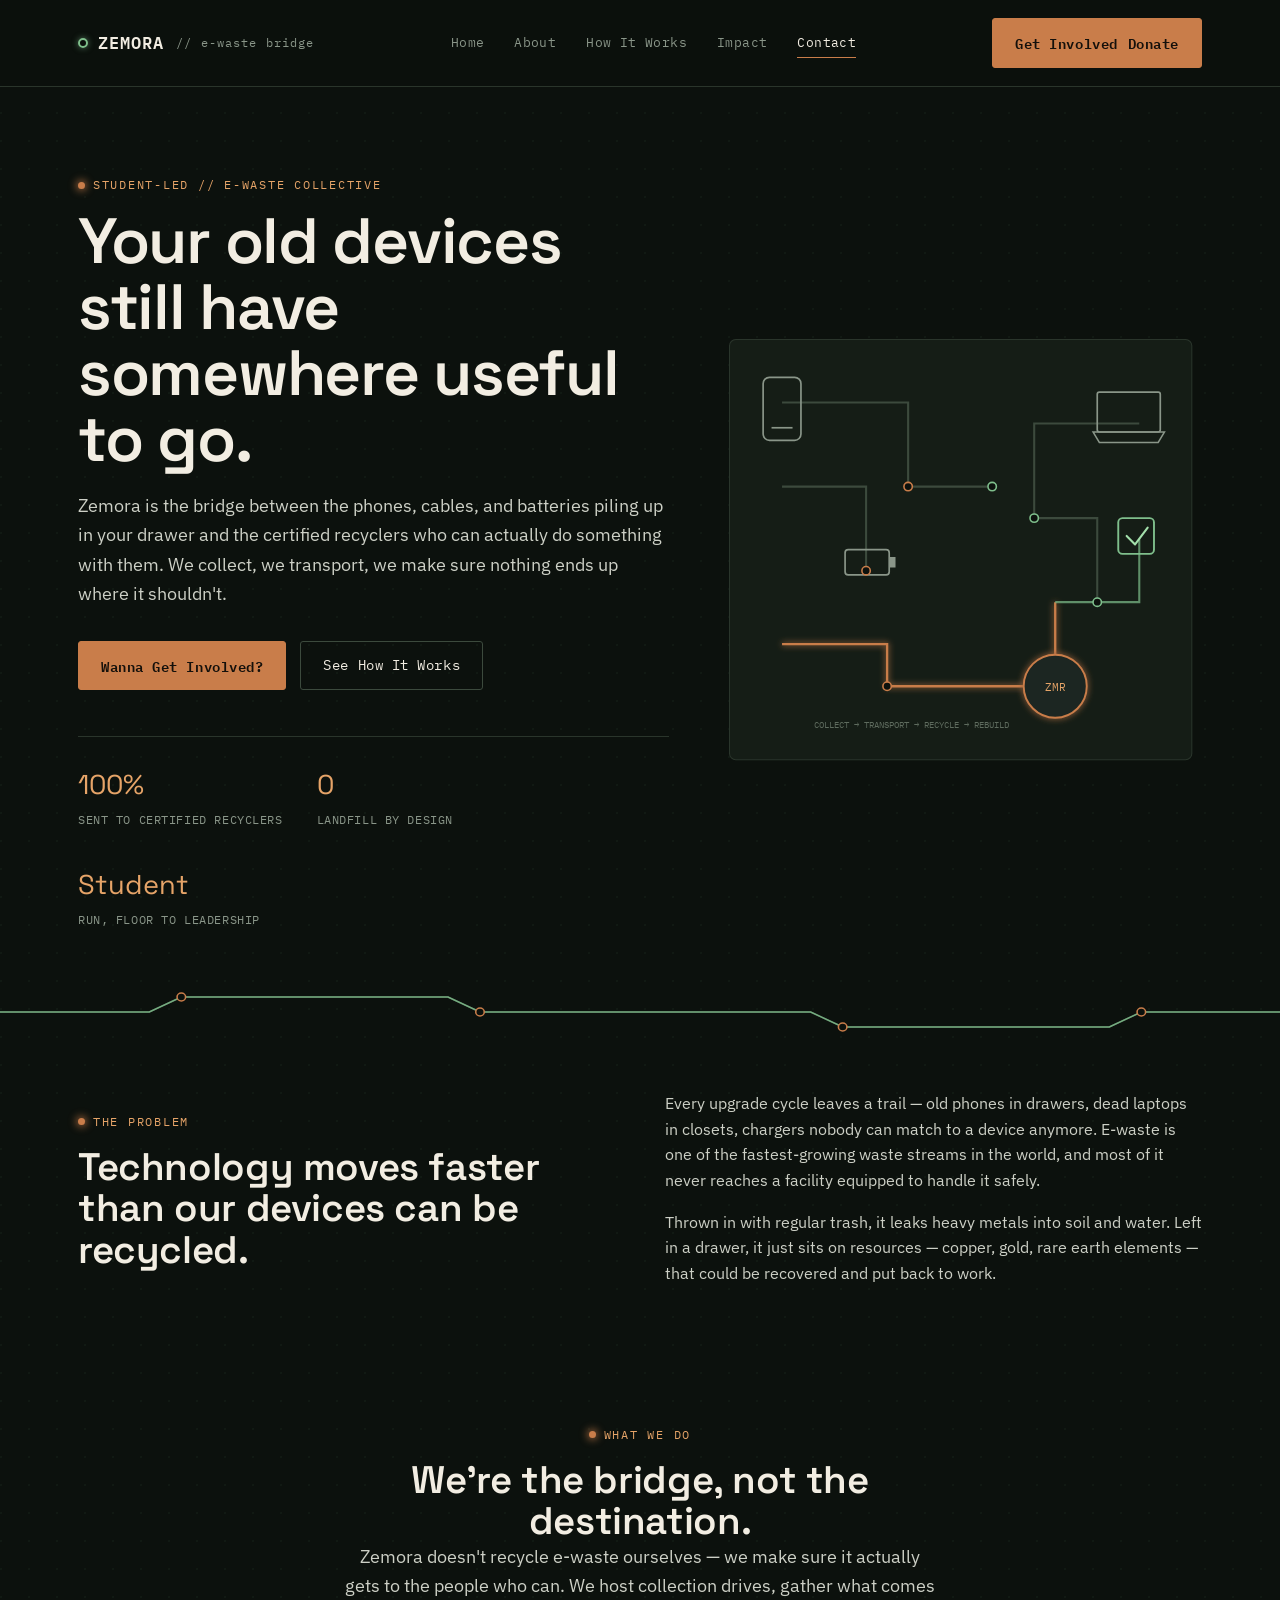
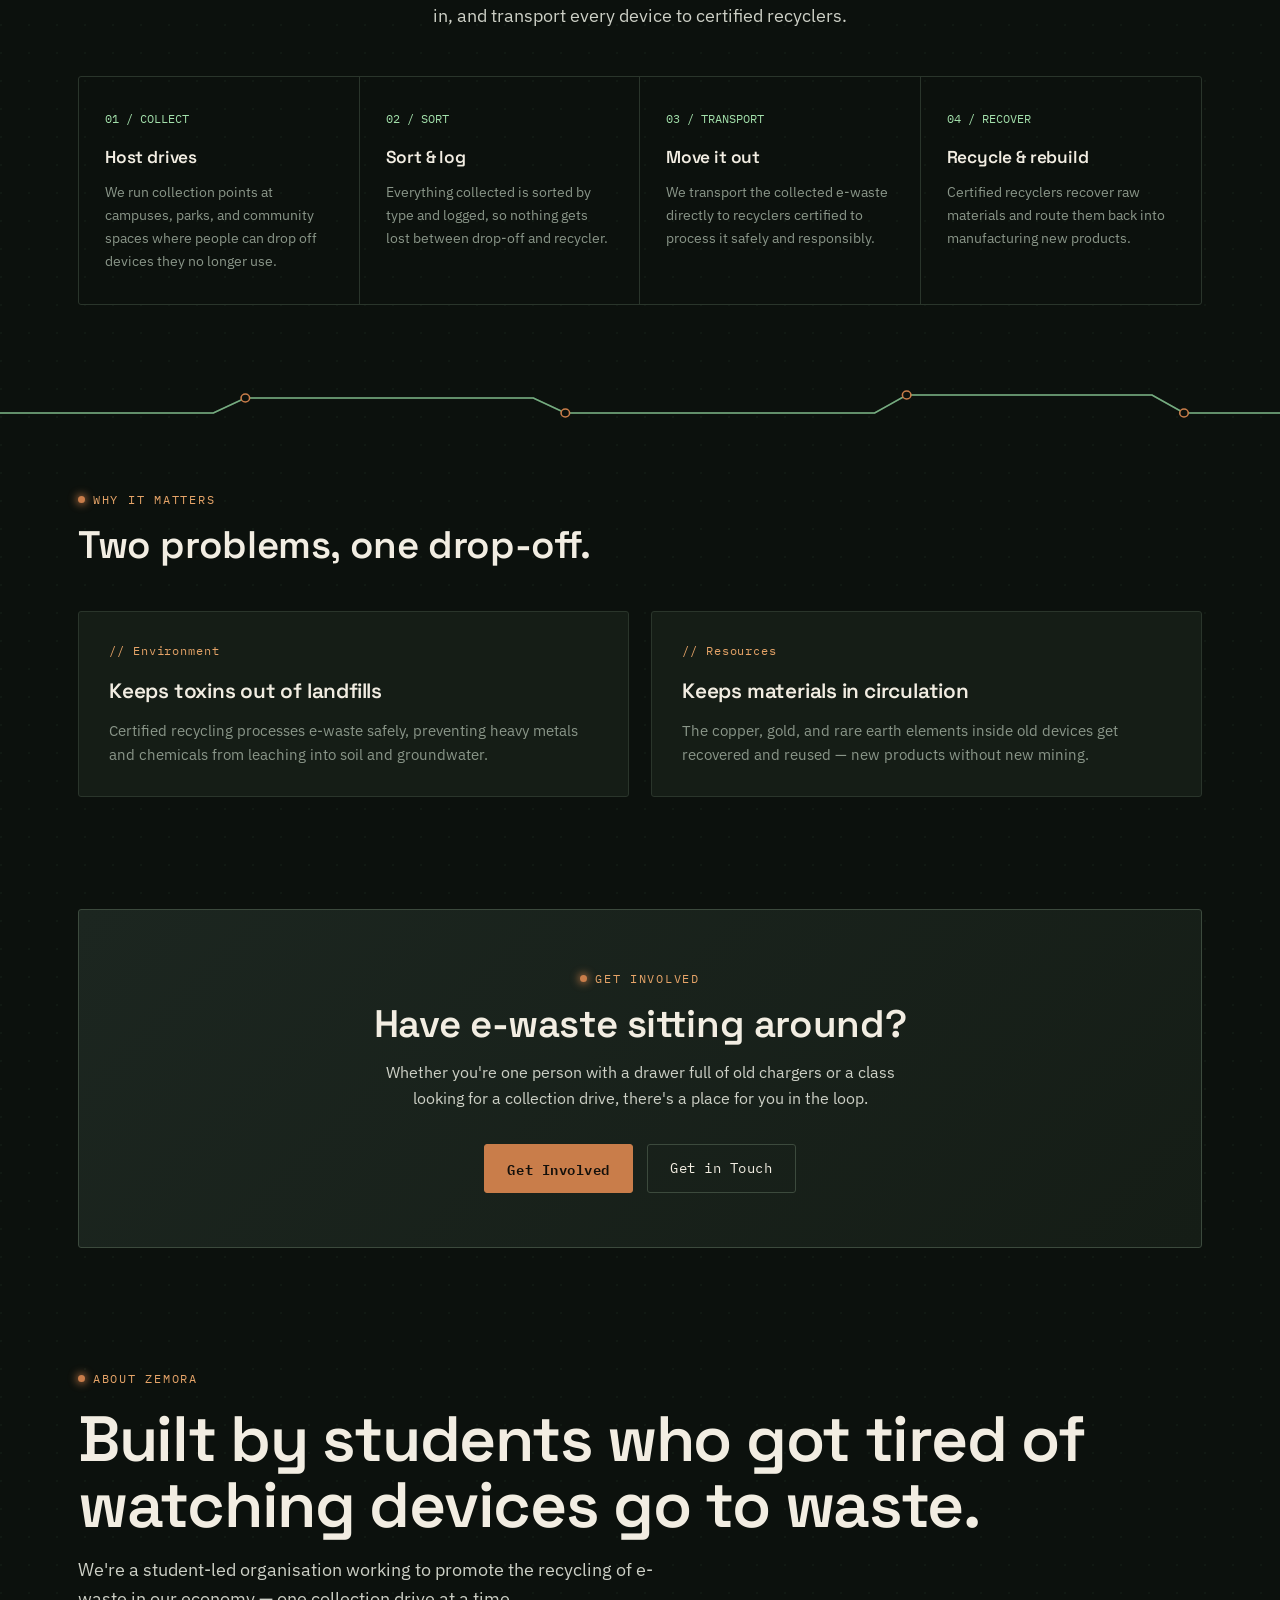
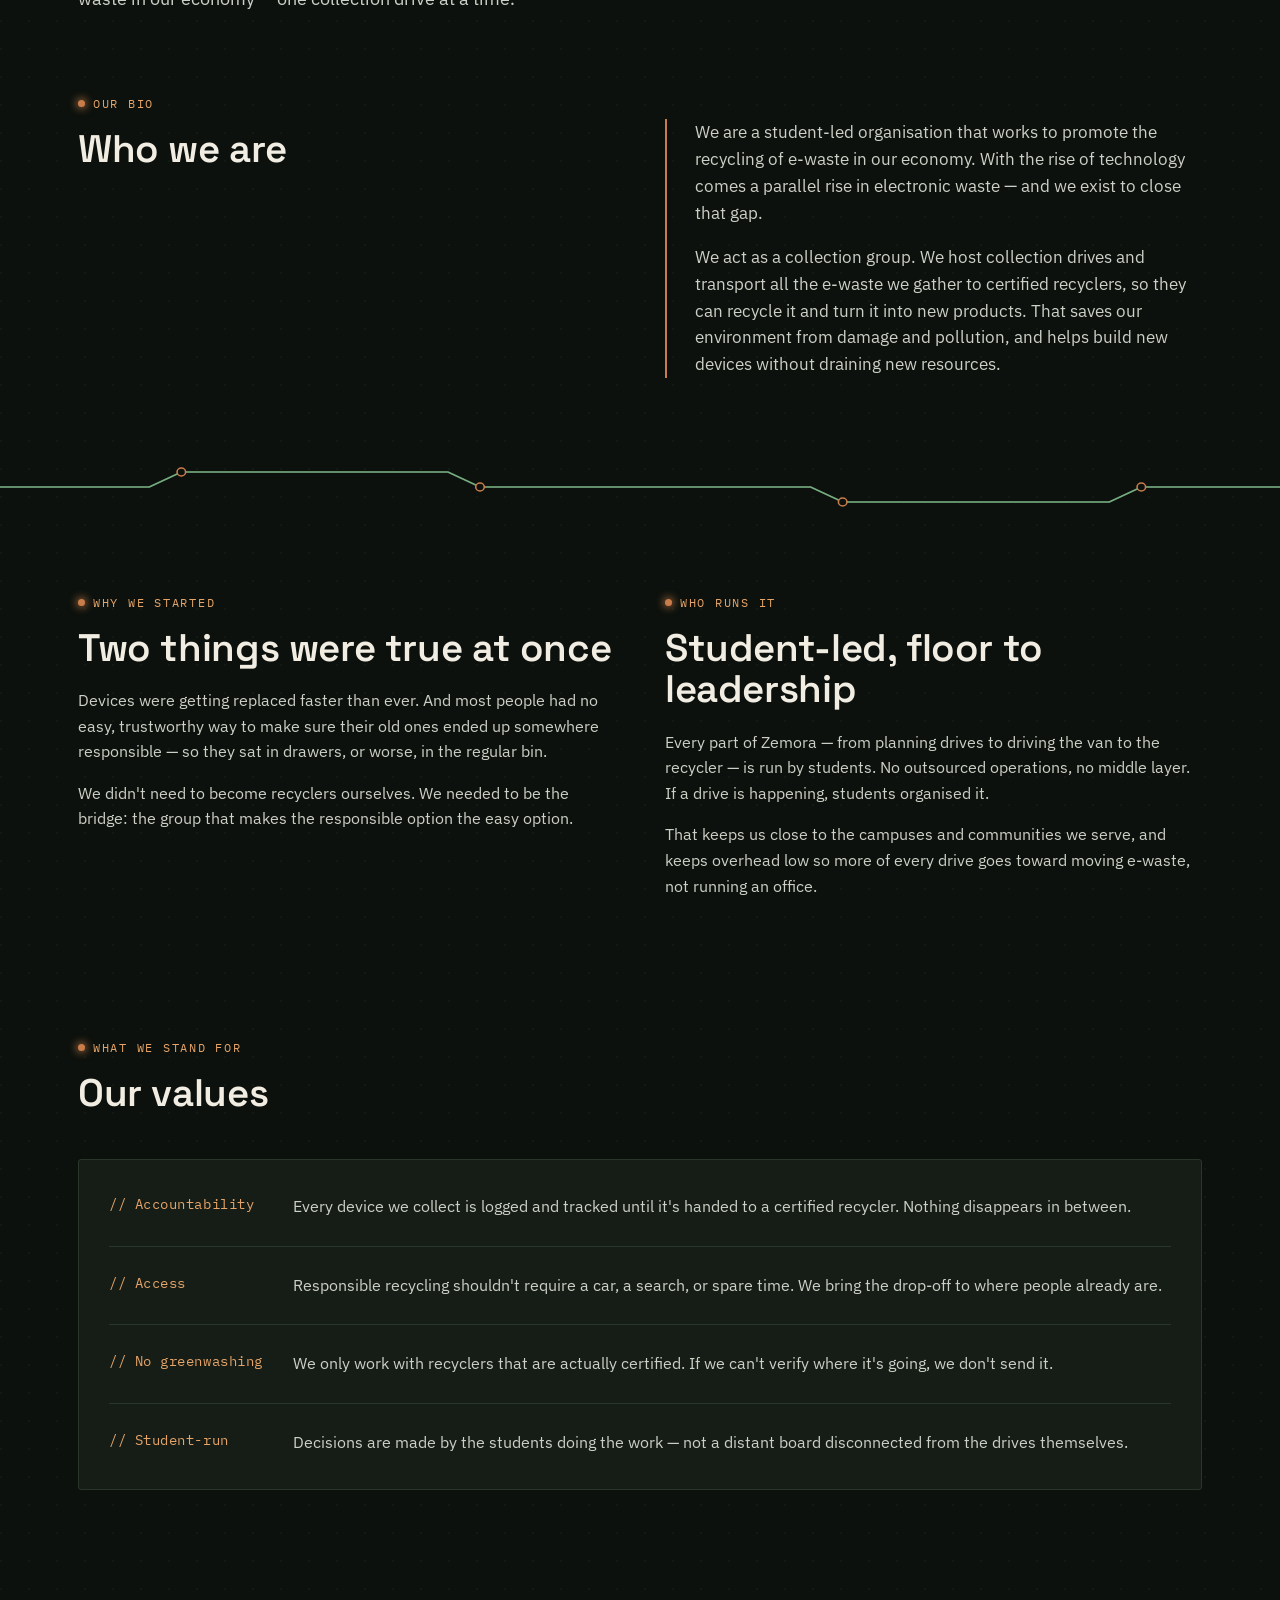
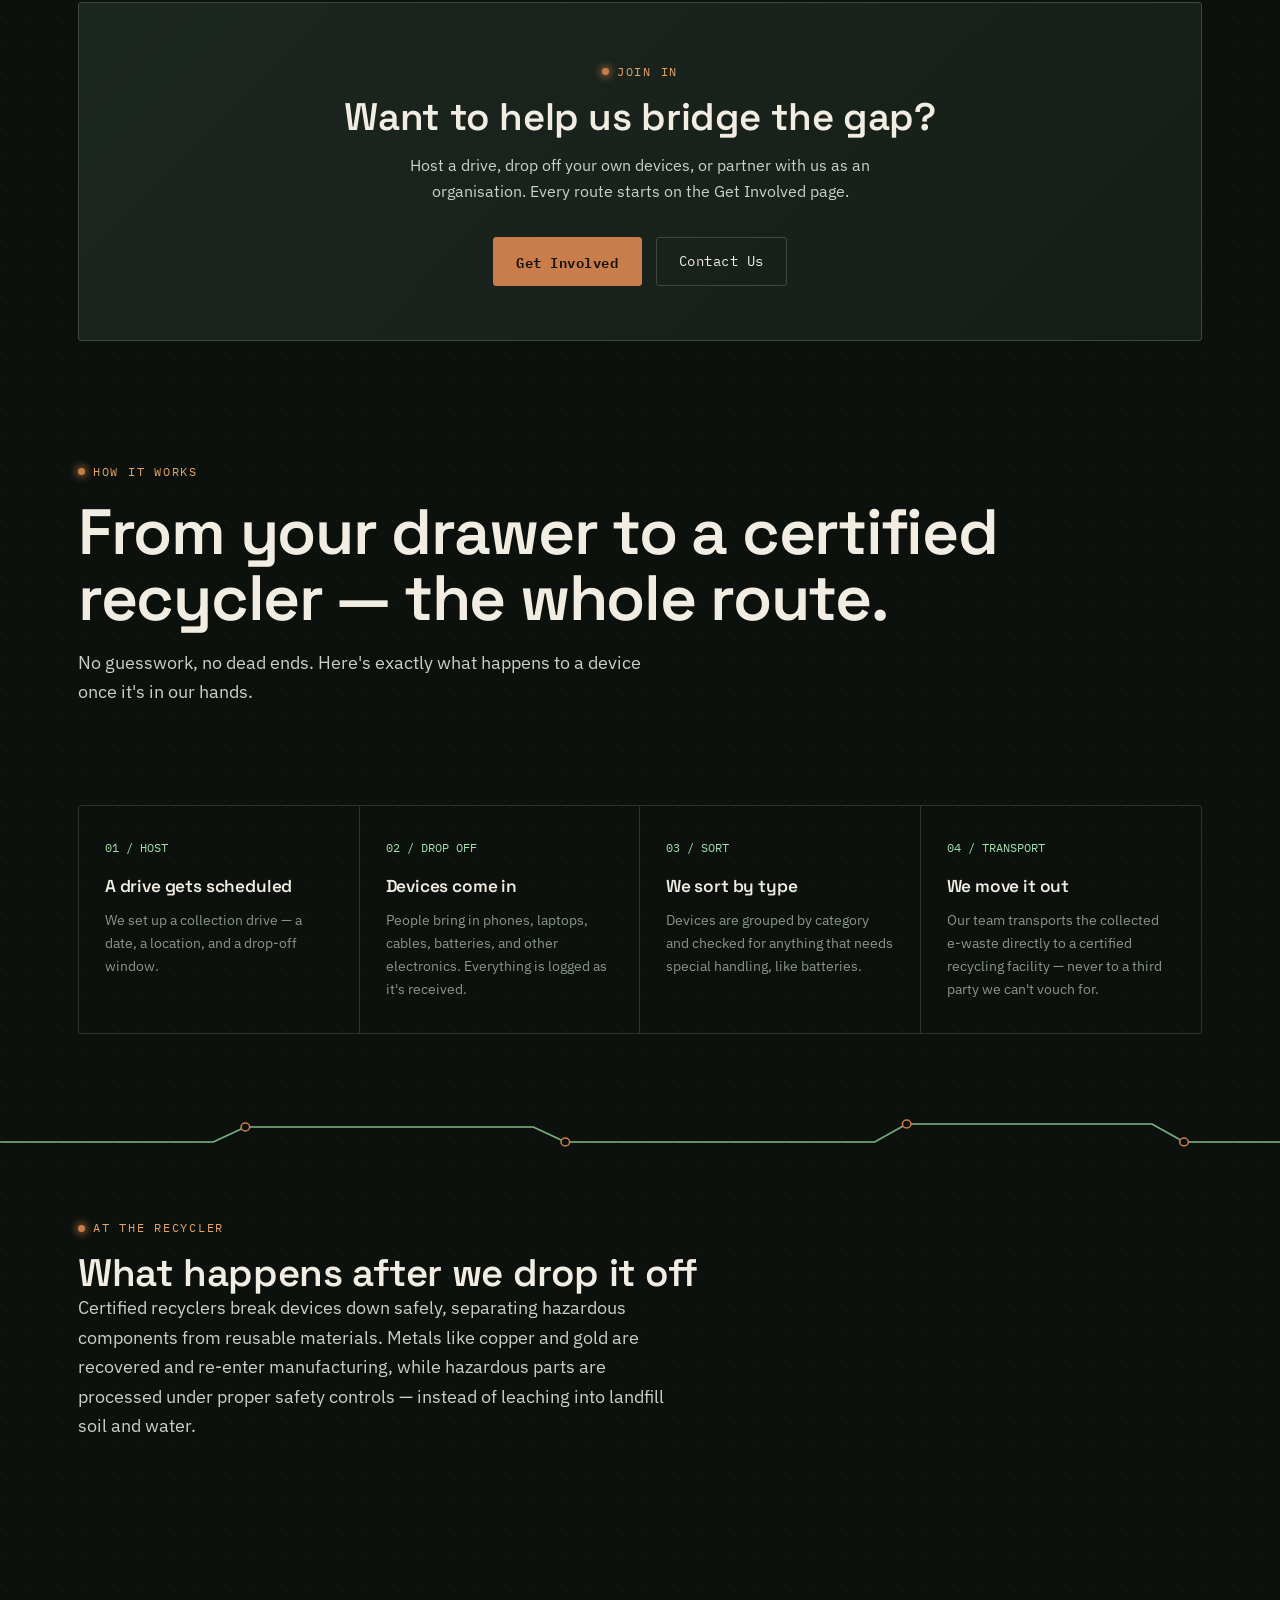
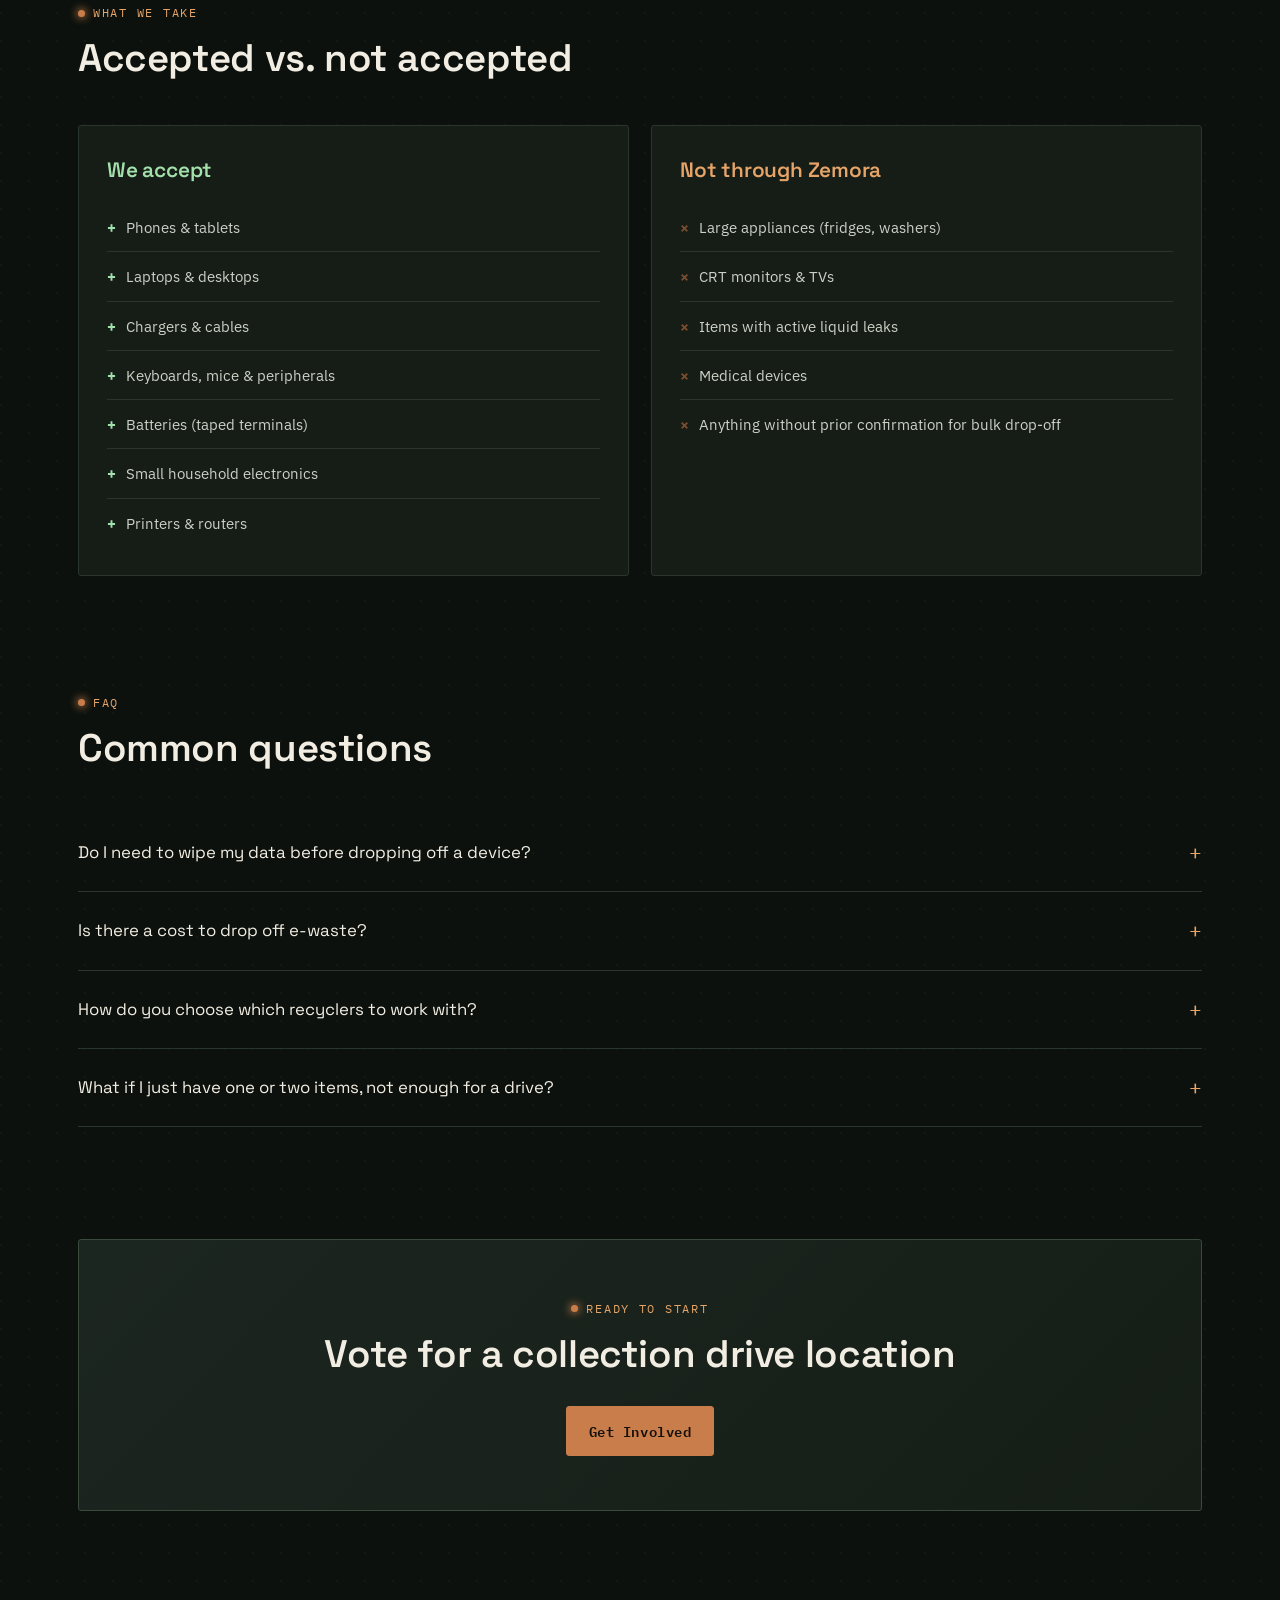
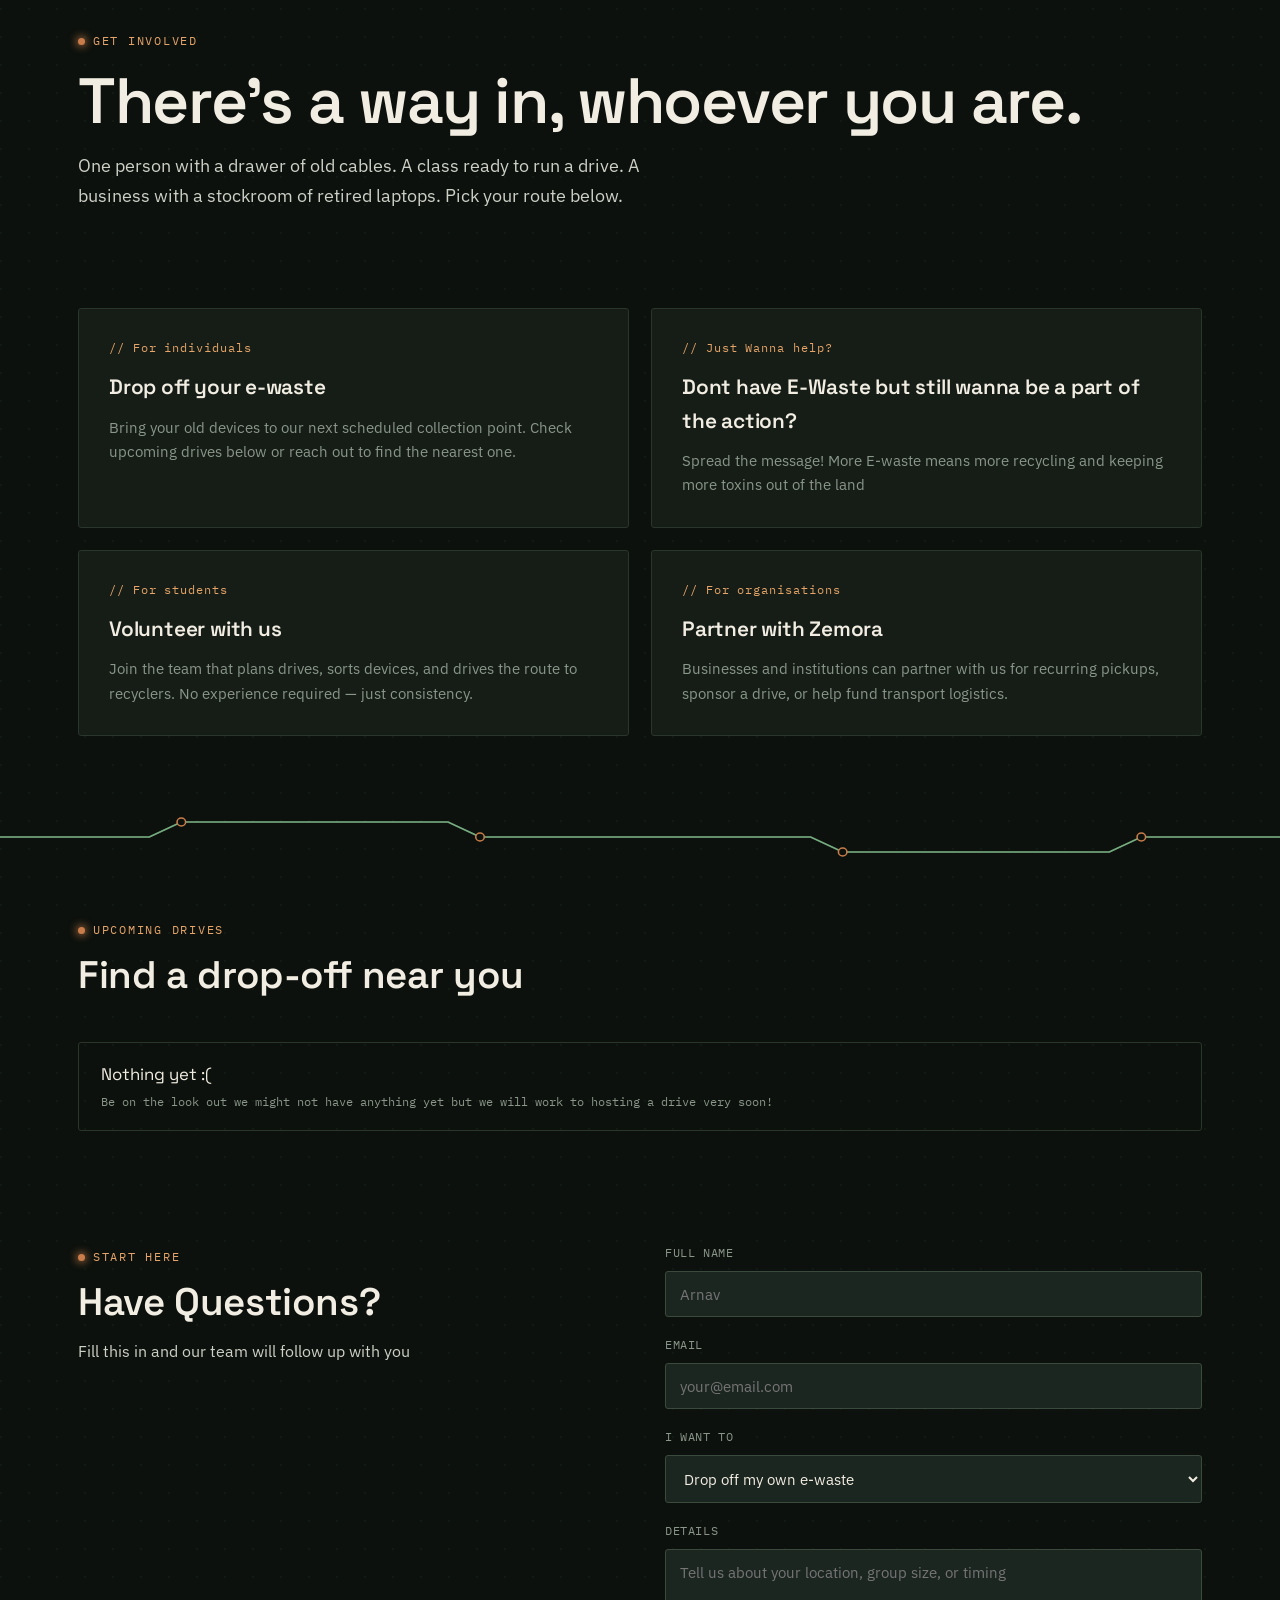
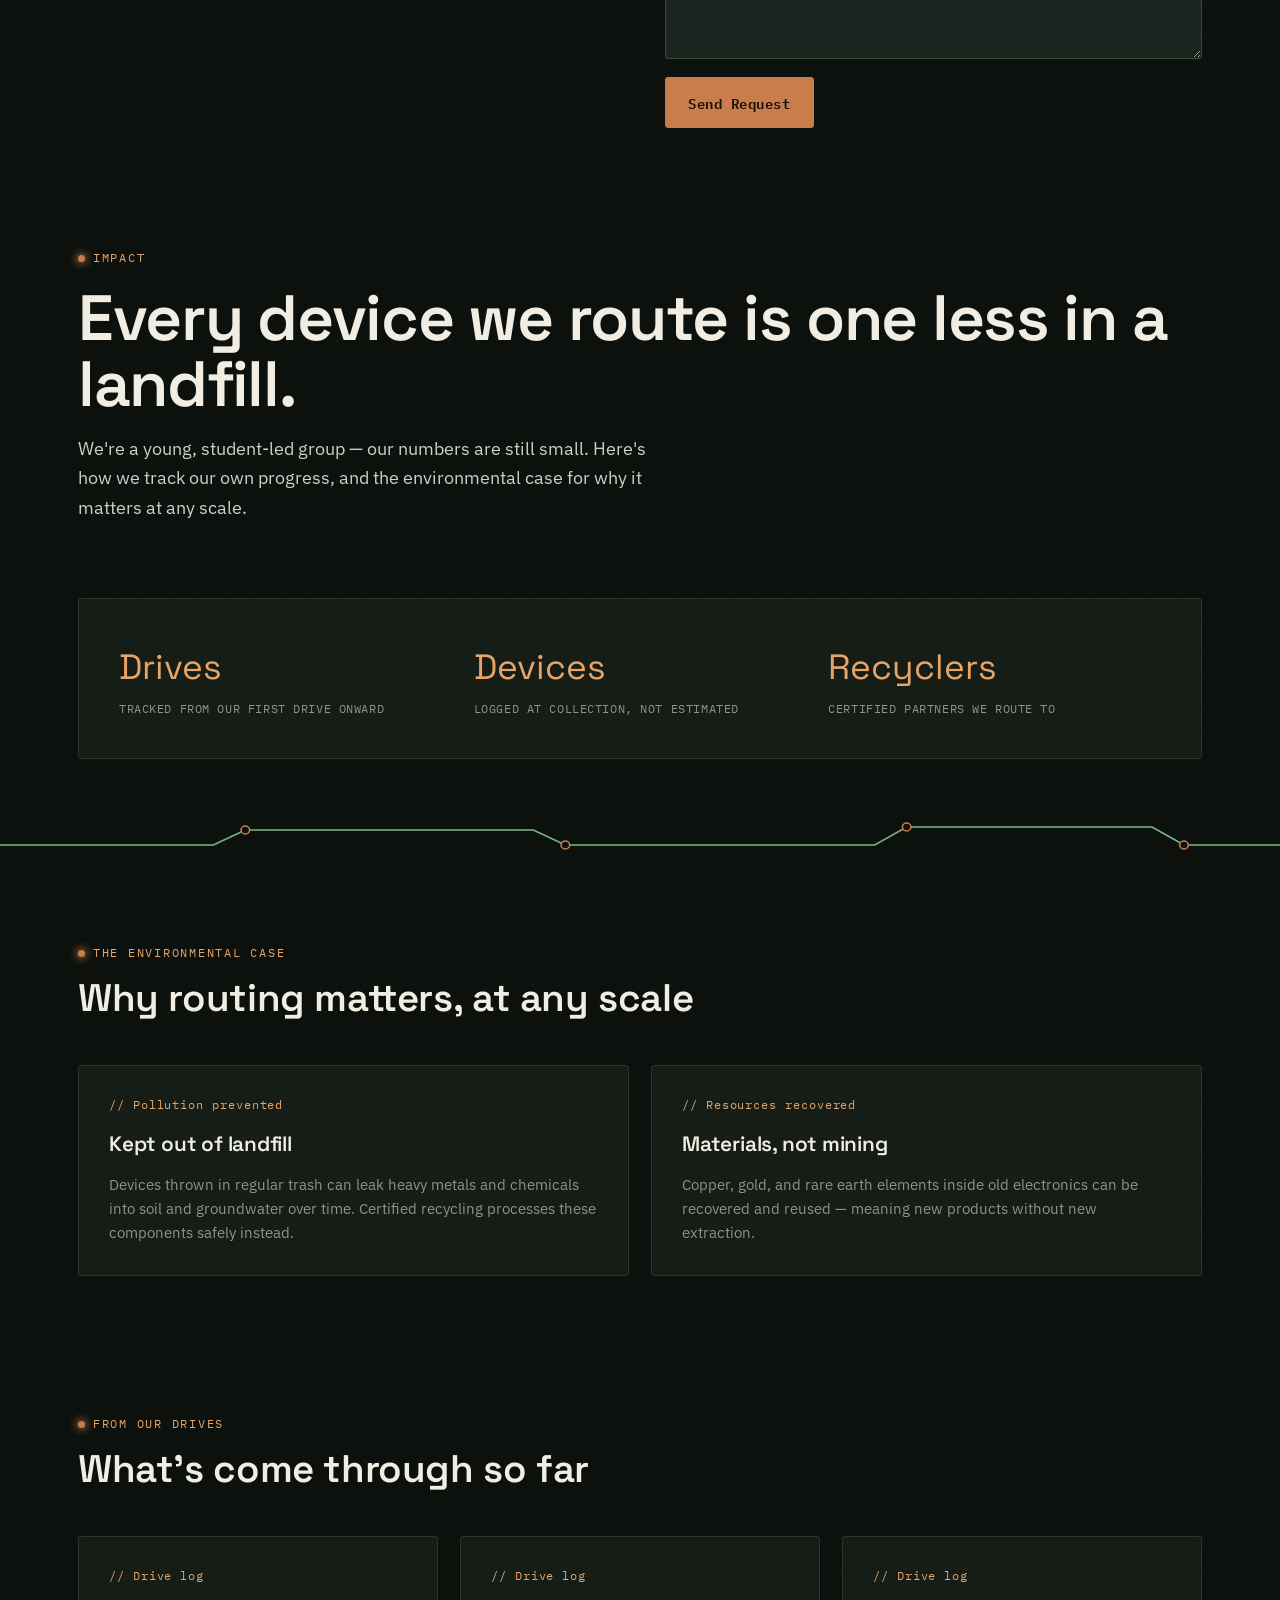
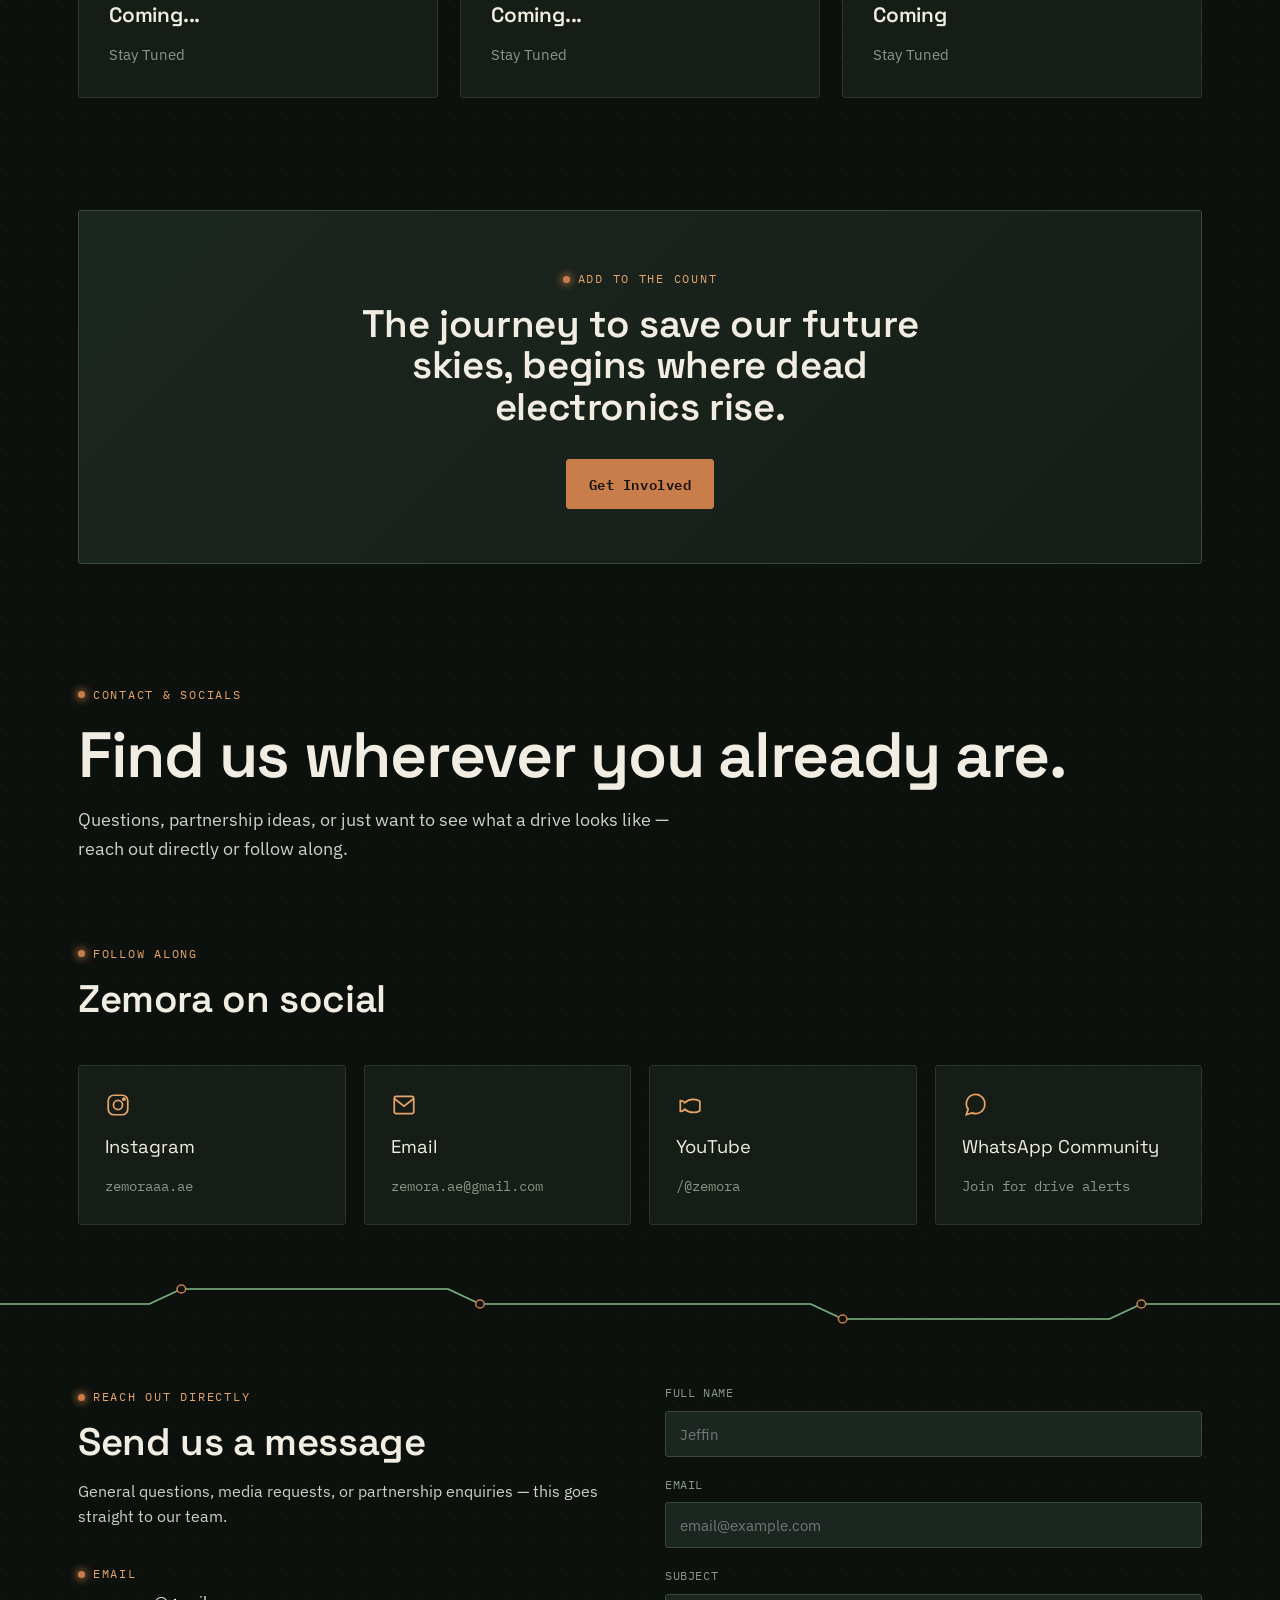
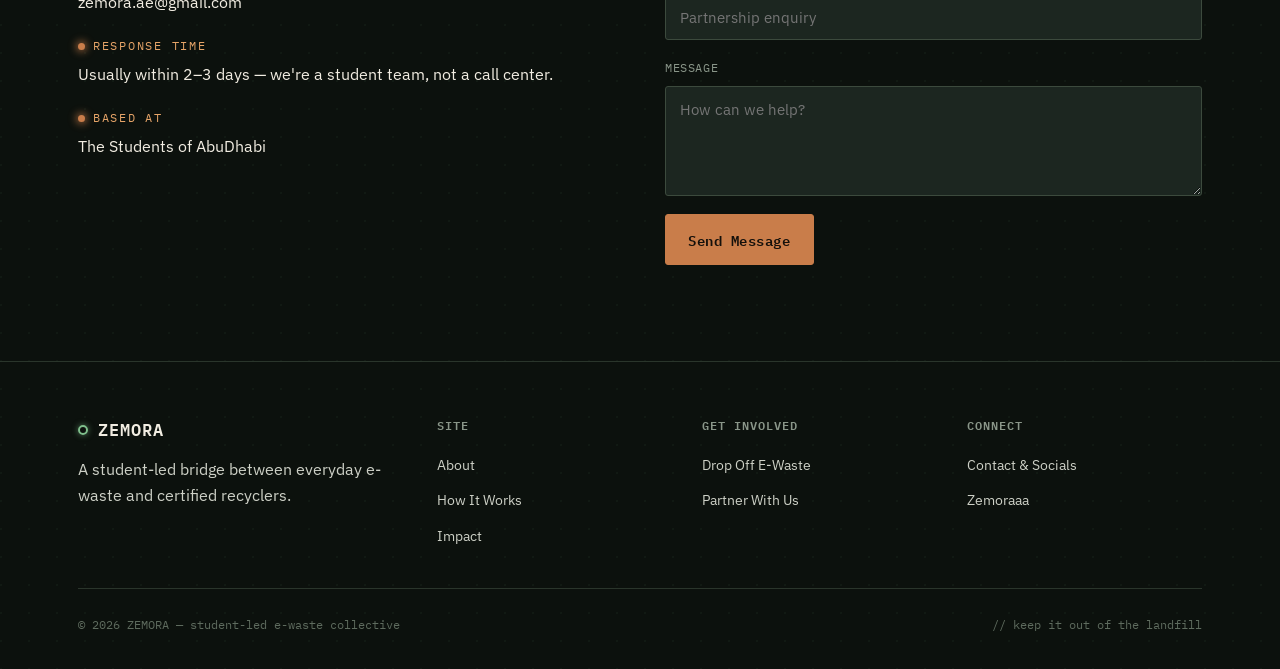
<file: index.html>
<!DOCTYPE html>
<html lang="en">
<head>
<meta charset="UTF-8">
<meta name="viewport" content="width=device-width, initial-scale=1.0">
<title>Zemora — The Bridge for E-Waste</title>
<meta name="description" content="Zemora is a student-led collective that bridges everyday e-waste to certified recyclers, keeping devices out of landfills and resources in circulation.">
<link rel="preconnect" href="https://fonts.googleapis.com">
<link href="https://fonts.googleapis.com/css2?family=Space+Grotesk:wght@500;600;700&family=IBM+Plex+Sans:wght@400;500;600&family=IBM+Plex+Mono:wght@400;500;600&display=swap" rel="stylesheet">
<link rel="stylesheet" href="style.css">
</head>
<body>

<header class="site">
  <div class="nav">
    <a href="#home" class="logo"><span class="pad"></span>ZEMORA<span class="sub">// e-waste bridge</span></a>
    <nav class="links">
      <a href="#home" class="nav-link" data-target="home">Home</a>
      <a href="#about" class="nav-link" data-target="about">About</a>
      <a href="#how-it-works" class="nav-link" data-target="how-it-works">How It Works</a>
      <a href="#impact" class="nav-link" data-target="impact">Impact</a>
      <a href="#contact" class="nav-link" data-target="contact">Contact</a>
    </nav>
    <div class="nav-cta">
      <a href="#get-involved" class="btn btn-primary"><span class="long">Get Involved</span><span class="short">Donate</span></a>
      <button class="nav-toggle" aria-label="Toggle menu">☰</button>
    </div>
  </div>
</header>

<main>

<div id="home" class="page-block">
<!-- HERO -->
  <section class="hero">
    <div class="wrap">
      <div class="hero-copy">
        <div class="eyebrow">Student-led // e-waste collective</div>
        <h1>Your old devices still have somewhere useful to go.</h1>
        <p class="lede">Zemora is the bridge between the phones, cables, and batteries piling up in your drawer and the certified recyclers who can actually do something with them. We collect, we transport, we make sure nothing ends up where it shouldn't.</p>
        <div class="btn-row">
          <a href="#get-involved" class="btn btn-primary">Wanna Get Involved?</a>
          <a href="#how-it-works" class="btn btn-ghost">See How It Works</a>
        </div>
        <div class="stat-strip">
          <div class="stat"><div class="num">100%</div><div class="label">Sent to certified recyclers</div></div>
          <div class="stat"><div class="num">0</div><div class="label">Landfill by design</div></div>
          <div class="stat"><div class="num">Student</div><div class="label">Run, floor to leadership</div></div>
        </div>
      </div>

      <div class="hero-visual" aria-hidden="true">
        <svg viewBox="0 0 460 420" xmlns="http://www.w3.org/2000/svg">
          <defs>
            <filter id="glow" x="-50%" y="-50%" width="200%" height="200%">
              <feGaussianBlur stdDeviation="3.2" result="blur"/>
              <feMerge><feMergeNode in="blur"/><feMergeNode in="SourceGraphic"/></feMerge>
            </filter>
          </defs>
          <!-- board outline -->
          <rect x="10" y="10" width="440" height="400" rx="6" fill="#151d16" stroke="#2a352b"/>
          <!-- traces -->
          <path d="M60 70 H180 V150 H260" stroke="#3c4a3d" stroke-width="2" fill="none"/>
          <path d="M60 150 H140 V230" stroke="#3c4a3d" stroke-width="2" fill="none"/>
          <path d="M400 90 H300 V180 H360 V260" stroke="#3c4a3d" stroke-width="2" fill="none"/>
          <path d="M60 300 H160 V340 H320 V260" stroke="#c97d4a" stroke-width="2.2" fill="none" filter="url(#glow)"/>
          <path d="M320 260 H400 V200" stroke="#7fbf8c" stroke-width="2" fill="none" opacity="0.7"/>
          <!-- device: phone -->
          <rect x="42" y="46" width="36" height="60" rx="6" fill="none" stroke="#8a9689" stroke-width="1.6"/>
          <line x1="50" y1="94" x2="70" y2="94" stroke="#8a9689" stroke-width="1.6"/>
          <!-- device: laptop -->
          <rect x="360" y="60" width="60" height="38" rx="2" fill="none" stroke="#8a9689" stroke-width="1.6"/>
          <path d="M356 98 H424 L418 108 H362 Z" fill="none" stroke="#8a9689" stroke-width="1.4"/>
          <!-- device: battery -->
          <rect x="120" y="210" width="42" height="24" rx="3" fill="none" stroke="#8a9689" stroke-width="1.6"/>
          <rect x="162" y="217" width="6" height="10" fill="#8a9689"/>
          <!-- collection node -->
          <circle cx="320" cy="340" r="30" fill="#1c2620" stroke="#c97d4a" stroke-width="1.8" filter="url(#glow)"/>
          <text x="320" y="345" text-anchor="middle" font-family="IBM Plex Mono, monospace" font-size="10" fill="#e6a468">ZMR</text>
          <!-- via pads -->
          <circle cx="180" cy="150" r="4" fill="#0c110d" stroke="#c97d4a" stroke-width="1.5"/>
          <circle cx="260" cy="150" r="4" fill="#0c110d" stroke="#7fbf8c" stroke-width="1.5"/>
          <circle cx="140" cy="230" r="4" fill="#0c110d" stroke="#c97d4a" stroke-width="1.5"/>
          <circle cx="300" cy="180" r="4" fill="#0c110d" stroke="#7fbf8c" stroke-width="1.5"/>
          <circle cx="360" cy="260" r="4" fill="#0c110d" stroke="#7fbf8c" stroke-width="1.5"/>
          <circle cx="160" cy="340" r="4" fill="#0c110d" stroke="#c97d4a" stroke-width="1.5"/>
          <!-- output: new product -->
          <rect x="380" y="180" width="34" height="34" rx="4" fill="none" stroke="#7fbf8c" stroke-width="1.8"/>
          <path d="M388 197 L396 205 L408 189" stroke="#a3e0ab" stroke-width="2" fill="none" stroke-linecap="round" stroke-linejoin="round"/>
          <text x="90" y="380" font-family="IBM Plex Mono, monospace" font-size="9" fill="#5e6b5e">COLLECT → TRANSPORT → RECYCLE → REBUILD</text>
        </svg>
      </div>
    </div>
  </section>

  <svg class="trace-divider" viewBox="0 0 1200 46" preserveAspectRatio="none" aria-hidden="true">
    <path d="M0 23 H140 L170 8 H420 L450 23 H760 L790 38 H1040 L1070 23 H1200" />
    <path class="live" d="M0 23 H140 L170 8 H420 L450 23 H760 L790 38 H1040 L1070 23 H1200" />
    <circle cx="170" cy="8" r="4" /><circle cx="450" cy="23" r="4" /><circle cx="790" cy="38" r="4" /><circle cx="1070" cy="23" r="4" />
  </svg>

  <!-- THE PROBLEM -->
  <section class="tight">
    <div class="wrap">
      <div class="grid cols-2" style="align-items:center; gap:50px;">
        <div>
          <div class="eyebrow">The problem</div>
          <h2>Technology moves faster than our devices can be recycled.</h2>
        </div>
        <div class="flow">
          <p>Every upgrade cycle leaves a trail — old phones in drawers, dead laptops in closets, chargers nobody can match to a device anymore. E-waste is one of the fastest-growing waste streams in the world, and most of it never reaches a facility equipped to handle it safely.</p>
          <p>Thrown in with regular trash, it leaks heavy metals into soil and water. Left in a drawer, it just sits on resources — copper, gold, rare earth elements — that could be recovered and put back to work.</p>
        </div>
      </div>
    </div>
  </section>

  <!-- WHAT WE DO -->
  <section>
    <div class="wrap">
      <div class="section-head center">
        <div class="eyebrow">What we do</div>
        <h2>We're the bridge, not the destination.</h2>
        <p class="lede center" style="margin-left:auto;margin-right:auto;">Zemora doesn't recycle e-waste ourselves — we make sure it actually gets to the people who can. We host collection drives, gather what comes in, and transport every device to certified recyclers.</p>
      </div>

      <div class="steps">
        <div class="step">
          <div class="designator">01 / COLLECT</div>
          <h3>Host drives</h3>
          <p>We run collection points at campuses, parks, and community spaces where people can drop off devices they no longer use.</p>
        </div>
        <div class="step">
          <div class="designator">02 / SORT</div>
          <h3>Sort & log</h3>
          <p>Everything collected is sorted by type and logged, so nothing gets lost between drop-off and recycler.</p>
        </div>
        <div class="step">
          <div class="designator">03 / TRANSPORT</div>
          <h3>Move it out</h3>
          <p>We transport the collected e-waste directly to recyclers certified to process it safely and responsibly.</p>
        </div>
        <div class="step">
          <div class="designator">04 / RECOVER</div>
          <h3>Recycle & rebuild</h3>
          <p>Certified recyclers recover raw materials and route them back into manufacturing new products.</p>
        </div>
      </div>
    </div>
  </section>

  <svg class="trace-divider" viewBox="0 0 1200 46" preserveAspectRatio="none" aria-hidden="true">
    <path d="M0 30 H200 L230 15 H500 L530 30 H820 L850 12 H1080 L1110 30 H1200" />
    <path class="live" d="M0 30 H200 L230 15 H500 L530 30 H820 L850 12 H1080 L1110 30 H1200" />
    <circle cx="230" cy="15" r="4" /><circle cx="530" cy="30" r="4" /><circle cx="850" cy="12" r="4" /><circle cx="1110" cy="30" r="4" />
  </svg>

  <!-- WHY IT MATTERS -->
  <section class="tight">
    <div class="wrap">
      <div class="section-head">
        <div class="eyebrow">Why it matters</div>
        <h2>Two problems, one drop-off.</h2>
      </div>
      <div class="grid cols-2">
        <div class="card">
          <span class="tag">// Environment</span>
          <h3>Keeps toxins out of landfills</h3>
          <p>Certified recycling processes e-waste safely, preventing heavy metals and chemicals from leaching into soil and groundwater.</p>
        </div>
        <div class="card">
          <span class="tag">// Resources</span>
          <h3>Keeps materials in circulation</h3>
          <p>The copper, gold, and rare earth elements inside old devices get recovered and reused — new products without new mining.</p>
        </div>
      </div>
    </div>
  </section>

  <!-- CTA -->
  <section class="tight">
    <div class="wrap">
      <div class="cta-banner">
        <div class="eyebrow" style="justify-content:center;">Get involved</div>
        <h2>Have e-waste sitting around?</h2>
        <p>Whether you're one person with a drawer full of old chargers or a class looking for a collection drive, there's a place for you in the loop.</p>
        <div class="btn-row">
          <a href="#get-involved" class="btn btn-primary">Get Involved</a>
          <a href="#contact" class="btn btn-ghost">Get in Touch</a>
        </div>
      </div>
    </div>
  </section>
</div>

<div class="page-break" aria-hidden="true"></div>

<div id="about" class="page-block">
<section class="page-hero">
    <div class="wrap">
      <div class="eyebrow">About Zemora</div>
      <h1>Built by students who got tired of watching devices go to waste.</h1>
      <p class="lede">We're a student-led organisation working to promote the recycling of e-waste in our economy — one collection drive at a time.</p>
    </div>
  </section>

  <section class="tight">
    <div class="wrap">
      <div class="grid cols-2" style="gap:50px;">
        <div>
          <div class="eyebrow">Our bio</div>
          <h2>Who we are</h2>
        </div>
        <div class="bio-block">
          <p>We are a student-led organisation that works to promote the recycling of e-waste in our economy. With the rise of technology comes a parallel rise in electronic waste — and we exist to close that gap.</p>
          <p>We act as a collection group. We host collection drives and transport all the e-waste we gather to certified recyclers, so they can recycle it and turn it into new products. That saves our environment from damage and pollution, and helps build new devices without draining new resources.</p>
        </div>
      </div>
    </div>
  </section>

  <svg class="trace-divider" viewBox="0 0 1200 46" preserveAspectRatio="none" aria-hidden="true">
    <path d="M0 23 H140 L170 8 H420 L450 23 H760 L790 38 H1040 L1070 23 H1200" />
    <path class="live" d="M0 23 H140 L170 8 H420 L450 23 H760 L790 38 H1040 L1070 23 H1200" />
    <circle cx="170" cy="8" r="4" /><circle cx="450" cy="23" r="4" /><circle cx="790" cy="38" r="4" /><circle cx="1070" cy="23" r="4" />
  </svg>

  <section>
    <div class="wrap">
      <div class="grid cols-2" style="gap:50px;">
        <div>
          <div class="eyebrow">Why we started</div>
          <h2>Two things were true at once</h2>
          <div class="flow" style="margin-top:20px;">
            <p>Devices were getting replaced faster than ever. And most people had no easy, trustworthy way to make sure their old ones ended up somewhere responsible — so they sat in drawers, or worse, in the regular bin.</p>
            <p>We didn't need to become recyclers ourselves. We needed to be the bridge: the group that makes the responsible option the easy option.</p>
          </div>
        </div>
        <div>
          <div class="eyebrow">Who runs it</div>
          <h2>Student-led, floor to leadership</h2>
          <div class="flow" style="margin-top:20px;">
            <p>Every part of Zemora — from planning drives to driving the van to the recycler — is run by students. No outsourced operations, no middle layer. If a drive is happening, students organised it.</p>
            <p>That keeps us close to the campuses and communities we serve, and keeps overhead low so more of every drive goes toward moving e-waste, not running an office.</p>
          </div>
        </div>
      </div>
    </div>
  </section>

  <section class="tight">
    <div class="wrap">
      <div class="section-head">
        <div class="eyebrow">What we stand for</div>
        <h2>Our values</h2>
      </div>
      <div class="panel" style="padding: 8px 30px;">
        <div class="value">
          <div class="vname">// Accountability</div>
          <p>Every device we collect is logged and tracked until it's handed to a certified recycler. Nothing disappears in between.</p>
        </div>
        <div class="value">
          <div class="vname">// Access</div>
          <p>Responsible recycling shouldn't require a car, a search, or spare time. We bring the drop-off to where people already are.</p>
        </div>
        <div class="value">
          <div class="vname">// No greenwashing</div>
          <p>We only work with recyclers that are actually certified. If we can't verify where it's going, we don't send it.</p>
        </div>
        <div class="value">
          <div class="vname">// Student-run</div>
          <p>Decisions are made by the students doing the work — not a distant board disconnected from the drives themselves.</p>
        </div>
      </div>
    </div>
  </section>

  <section class="tight">
    <div class="wrap">
      <div class="cta-banner">
        <div class="eyebrow" style="justify-content:center;">Join in</div>
        <h2>Want to help us bridge the gap?</h2>
        <p>Host a drive, drop off your own devices, or partner with us as an organisation. Every route starts on the Get Involved page.</p>
        <div class="btn-row">
          <a href="#get-involved" class="btn btn-primary">Get Involved</a>
          <a href="#contact" class="btn btn-ghost">Contact Us</a>
        </div>
      </div>
    </div>
  </section>
</div>

<div class="page-break" aria-hidden="true"></div>

<div id="how-it-works" class="page-block">
<section class="page-hero">
    <div class="wrap">
      <div class="eyebrow">How it works</div>
      <h1>From your drawer to a certified recycler — the whole route.</h1>
      <p class="lede">No guesswork, no dead ends. Here's exactly what happens to a device once it's in our hands.</p>
    </div>
  </section>

  <section>
    <div class="wrap">
      <div class="steps">
        <div class="step">
          <div class="designator">01 / HOST</div>
          <h3>A drive gets scheduled</h3>
          <p>We set up a collection drive — a date, a location, and a drop-off window.</p>
        </div>
        <div class="step">
          <div class="designator">02 / DROP OFF</div>
          <h3>Devices come in</h3>
          <p>People bring in phones, laptops, cables, batteries, and other electronics. Everything is logged as it's received.</p>
        </div>
        <div class="step">
          <div class="designator">03 / SORT</div>
          <h3>We sort by type</h3>
          <p>Devices are grouped by category and checked for anything that needs special handling, like batteries.</p>
        </div>
        <div class="step">
          <div class="designator">04 / TRANSPORT</div>
          <h3>We move it out</h3>
          <p>Our team transports the collected e-waste directly to a certified recycling facility — never to a third party we can't vouch for.</p>
        </div>
      </div>
    </div>
  </section>

  <svg class="trace-divider" viewBox="0 0 1200 46" preserveAspectRatio="none" aria-hidden="true">
    <path d="M0 30 H200 L230 15 H500 L530 30 H820 L850 12 H1080 L1110 30 H1200" />
    <path class="live" d="M0 30 H200 L230 15 H500 L530 30 H820 L850 12 H1080 L1110 30 H1200" />
    <circle cx="230" cy="15" r="4" /><circle cx="530" cy="30" r="4" /><circle cx="850" cy="12" r="4" /><circle cx="1110" cy="30" r="4" />
  </svg>

  <section class="tight">
    <div class="wrap">
      <div class="section-head">
        <div class="eyebrow">At the recycler</div>
        <h2>What happens after we drop it off</h2>
        <p class="lede">Certified recyclers break devices down safely, separating hazardous components from reusable materials. Metals like copper and gold are recovered and re-enter manufacturing, while hazardous parts are processed under proper safety controls — instead of leaching into landfill soil and water.</p>
      </div>
    </div>
  </section>

  <section class="tight">
    <div class="wrap">
      <div class="section-head">
        <div class="eyebrow">What we take</div>
        <h2>Accepted vs. not accepted</h2>
      </div>
      <div class="accept-grid">
        <div class="panel" style="padding:28px;">
          <h3 style="margin-bottom:16px; color:var(--trace-bright);">We accept</h3>
          <ul class="accept-list yes">
            <li>Phones & tablets</li>
            <li>Laptops & desktops</li>
            <li>Chargers & cables</li>
            <li>Keyboards, mice & peripherals</li>
            <li>Batteries (taped terminals)</li>
            <li>Small household electronics</li>
            <li>Printers & routers</li>
          </ul>
        </div>
        <div class="panel" style="padding:28px;">
          <h3 style="margin-bottom:16px; color:var(--copper-bright);">Not through Zemora</h3>
          <ul class="accept-list no">
            <li>Large appliances (fridges, washers)</li>
            <li>CRT monitors & TVs</li>
            <li>Items with active liquid leaks</li>
            <li>Medical devices</li>
            <li>Anything without prior confirmation for bulk drop-off</li>
          </ul>
        </div>
      </div>
    </div>
  </section>

  <section class="tight">
    <div class="wrap">
      <div class="section-head">
        <div class="eyebrow">FAQ</div>
        <h2>Common questions</h2>
      </div>
      <div class="faq-list">
        <details class="faq-item">
          <summary>Do I need to wipe my data before dropping off a device?</summary>
          <p>Yes — we strongly recommend backing up and factory-resetting any device with personal data before drop-off. We don't access or read data from devices we collect, but resetting is on you.</p>
        </details>
        <details class="faq-item">
          <summary>Is there a cost to drop off e-waste?</summary>
          <p>No. Drop-off at any Zemora collection drive is free.</p>
        </details>
        <details class="faq-item">
          <summary>How do you choose which recyclers to work with?</summary>
          <p>We only work with recyclers holding proper e-waste handling certification, and we confirm this before any partnership begins.</p>
        </details>
        <details class="faq-item">
          <summary>What if I just have one or two items, not enough for a drive?</summary>
          <p>You can still drop items off at our next scheduled collection point — check the Get Involved page for upcoming dates and locations.</p>
        </details>
      </div>
    </div>
  </section>

  <section class="tight">
    <div class="wrap">
      <div class="cta-banner">
        <div class="eyebrow" style="justify-content:center;">Ready to start</div>
        <h2>Vote for a collection drive location</h2>
        <div class="btn-row">
          <a href="#get-involved" class="btn btn-primary">Get Involved</a>
        </div>
      </div>
    </div>
  </section>
</div>

<div class="page-break" aria-hidden="true"></div>

<div id="get-involved" class="page-block">
<section class="page-hero">
    <div class="wrap">
      <div class="eyebrow">Get involved</div>
      <h1>There's a way in, whoever you are.</h1>
      <p class="lede">One person with a drawer of old cables. A class ready to run a drive. A business with a stockroom of retired laptops. Pick your route below.</p>
    </div>
  </section>

  <section>
    <div class="wrap">
      <div class="grid cols-2">
        <div class="card">
          <span class="tag">// For individuals</span>
          <h3>Drop off your e-waste</h3>
          <p>Bring your old devices to our next scheduled collection point. Check upcoming drives below or reach out to find the nearest one.</p>
        </div>
        <div class="card">
          <span class="tag">// Just Wanna help?</span>
          <h3>Dont have E-Waste but still wanna be a part of the action?</h3>
          <p>Spread the message! More E-waste means more recycling and keeping more toxins out of the land </p>
        </div>
        <div class="card">
          <span class="tag">// For students</span>
          <h3>Volunteer with us</h3>
          <p>Join the team that plans drives, sorts devices, and drives the route to recyclers. No experience required — just consistency.</p>
        </div>
        <div class="card">
          <span class="tag">// For organisations</span>
          <h3>Partner with Zemora</h3>
          <p>Businesses and institutions can partner with us for recurring pickups, sponsor a drive, or help fund transport logistics.</p>
        </div>
      </div>
    </div>
  </section>

  <svg class="trace-divider" viewBox="0 0 1200 46" preserveAspectRatio="none" aria-hidden="true">
    <path d="M0 23 H140 L170 8 H420 L450 23 H760 L790 38 H1040 L1070 23 H1200" />
    <path class="live" d="M0 23 H140 L170 8 H420 L450 23 H760 L790 38 H1040 L1070 23 H1200" />
    <circle cx="170" cy="8" r="4" /><circle cx="450" cy="23" r="4" /><circle cx="790" cy="38" r="4" /><circle cx="1070" cy="23" r="4" />
  </svg>

  <section class="tight">
    <div class="wrap">
      <div class="section-head">
        <div class="eyebrow">Upcoming drives</div>
        <h2>Find a drop-off near you</h2>
      </div>
      <div class="loc-list">
        <div class="loc-row">
          <div>
            <div class="name">Nothing yet :(</div>
            <div class="meta">Be on the look out we might not have anything yet but we will work to hosting a drive very soon!</div>
          </div>
        </div>
      </div>
    </div>
  </section>

  <section class="tight" id="form">
    <div class="wrap">
      <div class="grid cols-2" style="gap:50px; align-items:start;">
        <div>
          <div class="eyebrow">Start here</div>
          <h2>Have Questions?</h2>
          <p style="margin-top:16px;">Fill this in and our team will follow up with you</p>
        </div>
        <form class="contact-form" action="https://formsubmit.co/zemora.ae@gmail.com" method="POST">
          <div class="field">
            <label for="name">Full name</label>
            <input type="text" id="name" name="name" placeholder="Arnav" required>
          </div>
          <div class="field">
            <label for="email">Email</label>
            <input type="email" id="email" name="email" placeholder="your@email.com" required>
          </div>
          <div class="field">
            <label for="type">I want to</label>
            <select id="type" name="type">
              <option>Drop off my own e-waste</option>
              <option>Just a question</option>
              <option>Volunteer</option>
              <option>Partner as an organisation</option>
              <option>Other...</option>
            </select>
          </div>
          <div class="field">
            <label for="details">Details</label>
            <textarea id="details" name="details" placeholder="Tell us about your location, group size, or timing"></textarea>
          </div>
          <button type="submit" class="btn btn-primary" style="justify-self:start;">Send Request</button>
        </form>
      </div>
    </div>
  </section>
</div>

<div class="page-break" aria-hidden="true"></div>

<div id="impact" class="page-block">
<section class="page-hero">
    <div class="wrap">
      <div class="eyebrow">Impact</div>
      <h1>Every device we route is one less in a landfill.</h1>
      <p class="lede">We're a young, student-led group — our numbers are still small. Here's how we track our own progress, and the environmental case for why it matters at any scale.</p>
    </div>
  </section>

  <section class="tight">
    <div class="wrap">
      <div class="panel" style="padding:40px;">
        <div class="grid cols-3">
          <div class="stat">
            <div class="num" style="font-size:2.2rem;">Drives</div>
            <div class="label">Tracked from our first drive onward</div>
          </div>
          <div class="stat">
            <div class="num" style="font-size:2.2rem;">Devices</div>
            <div class="label">Logged at collection, not estimated</div>
          </div>
          <div class="stat">
            <div class="num" style="font-size:2.2rem;">Recyclers</div>
            <div class="label">Certified partners we route to</div>
          </div>
        </div>
      </div>
    </div>
  </section>

  <svg class="trace-divider" viewBox="0 0 1200 46" preserveAspectRatio="none" aria-hidden="true">
    <path d="M0 30 H200 L230 15 H500 L530 30 H820 L850 12 H1080 L1110 30 H1200" />
    <path class="live" d="M0 30 H200 L230 15 H500 L530 30 H820 L850 12 H1080 L1110 30 H1200" />
    <circle cx="230" cy="15" r="4" /><circle cx="530" cy="30" r="4" /><circle cx="850" cy="12" r="4" /><circle cx="1110" cy="30" r="4" />
  </svg>

  <section>
    <div class="wrap">
      <div class="section-head">
        <div class="eyebrow">The environmental case</div>
        <h2>Why routing matters, at any scale</h2>
      </div>
      <div class="grid cols-2">
        <div class="card">
          <span class="tag">// Pollution prevented</span>
          <h3>Kept out of landfill</h3>
          <p>Devices thrown in regular trash can leak heavy metals and chemicals into soil and groundwater over time. Certified recycling processes these components safely instead.</p>
        </div>
        <div class="card">
          <span class="tag">// Resources recovered</span>
          <h3>Materials, not mining</h3>
          <p>Copper, gold, and rare earth elements inside old electronics can be recovered and reused — meaning new products without new extraction.</p>
        </div>
      </div>
    </div>
  </section>

  <section class="tight">
    <div class="wrap">
      <div class="section-head">
        <div class="eyebrow">From our drives</div>
        <h2>What's come through so far</h2>
      </div>
      <div class="grid cols-3">
        <div class="card">
          <span class="tag">// Drive log</span>
          <h3>Coming...</h3>
          <p>Stay Tuned</p>
        </div>
        <div class="card">
          <span class="tag">// Drive log</span>
          <h3>Coming...</h3>
          <p>Stay Tuned</p>
        </div>
        <div class="card">
          <span class="tag">// Drive log</span>
          <h3>Coming</h3>
          <p>Stay Tuned</p>
        </div>
      </div>
    </div>
  </section>

  <section class="tight">
    <div class="wrap">
      <div class="cta-banner">
        <div class="eyebrow" style="justify-content:center;">Add to the count</div>
        <h2>The journey to save our future skies, begins where dead electronics rise.</h2>
        <div class="btn-row">
          <a href="#get-involved" class="btn btn-primary">Get Involved</a>
        </div>
      </div>
    </div>
  </section>
</div>

<div class="page-break" aria-hidden="true"></div>

<div id="contact" class="page-block">
<section class="page-hero">
    <div class="wrap">
      <div class="eyebrow">Contact & socials</div>
      <h1>Find us wherever you already are.</h1>
      <p class="lede">Questions, partnership ideas, or just want to see what a drive looks like — reach out directly or follow along.</p>
    </div>
  </section>

  <section class="tight">
    <div class="wrap">
      <div class="section-head">
        <div class="eyebrow">Follow along</div>
        <h2>Zemora on social</h2>
      </div>
      <div class="social-grid">
        <a class="social-card" href="https://www.instagram.com/zemoraaa.ae/" target="_blank" rel="noopener">
          <svg class="icon" viewBox="0 0 24 24" fill="none" stroke="currentColor" stroke-width="1.6"><rect x="3" y="3" width="18" height="18" rx="5"/><circle cx="12" cy="12" r="4.2"/><circle cx="17.4" cy="6.6" r="1"/></svg>
          <div class="platform">Instagram</div>
          <div class="handle">zemoraaa.ae</div>
        </a>
        <a class="social-card" href="https://mail.google.com/mail/u/0/?tab=rm&ogbl#search/zemora.ae%40gmail.com?compose=new" target="_blank" rel="noopener">
          <svg class="icon" viewBox="0 0 24 24" fill="none" stroke="currentColor" stroke-width="1.6"><rect x="3" y="4" width="18" height="16" rx="2"/><path d="M3 6l9 7 9-7"/></svg>
          <div class="platform">Email</div>
          <div class="handle">zemora.ae@gmail.com</div>
        </a>
        <a class="social-card" href="#" target="_blank" rel="noopener">
          <svg class="icon" viewBox="0 0 24 24" fill="none" stroke="currentColor" stroke-width="1.6"><path d="M22 8.5s-2.2-1.6-6-1.6c-4.5 0-8 3-8 3s-1-2-4-2v10c3 0 4-2 4-2s3.5 3 8 3c3.8 0 6-1.6 6-1.6z"/></svg>
          <div class="platform">YouTube</div>
          <div class="handle">/@zemora</div>
        </a>
        <a class="social-card" href="#" target="_blank" rel="noopener">
          <svg class="icon" viewBox="0 0 24 24" fill="none" stroke="currentColor" stroke-width="1.6"><path d="M21 11.5a8.5 8.5 0 0 1-11.8 7.8L4 21l1.7-5.2A8.5 8.5 0 1 1 21 11.5z"/></svg>
          <div class="platform">WhatsApp Community</div>
          <div class="handle">Join for drive alerts</div>
        </a>
      </div>
    </div>
  </section>

  <svg class="trace-divider" viewBox="0 0 1200 46" preserveAspectRatio="none" aria-hidden="true">
    <path d="M0 23 H140 L170 8 H420 L450 23 H760 L790 38 H1040 L1070 23 H1200" />
    <path class="live" d="M0 23 H140 L170 8 H420 L450 23 H760 L790 38 H1040 L1070 23 H1200" />
    <circle cx="170" cy="8" r="4" /><circle cx="450" cy="23" r="4" /><circle cx="790" cy="38" r="4" /><circle cx="1070" cy="23" r="4" />
  </svg>

  <section class="tight">
    <div class="wrap">
      <div class="grid cols-2" style="gap:50px; align-items:start;">
        <div>
          <div class="eyebrow">Reach out directly</div>
          <h2>Send us a message</h2>
          <p style="margin-top:16px;">General questions, media requests, or partnership enquiries — this goes straight to our team.</p>

          <div class="flow" style="margin-top:30px;">
            <div>
              <div class="eyebrow" style="margin-bottom:6px;">Email</div>
              <p style="color:var(--text);">zemora.ae@gmail.com</p>
            </div>
            <div>
              <div class="eyebrow" style="margin-bottom:6px;">Response time</div>
              <p style="color:var(--text);">Usually within 2–3 days — we're a student team, not a call center.</p>
            </div>
            <div>
              <div class="eyebrow" style="margin-bottom:6px;">Based at</div>
              <p style="color:var(--text);">The Students of AbuDhabi</p>
            </div>
          </div>
        </div>

        <form class="contact-form" action="https://formsubmit.co/zemora.ae@gmail.com" method="POST">
          <div class="field">
            <label for="c-name">Full name</label>
            <input type="text" id="c-name" name="name" placeholder="Jeffin" required>
          </div>
          <div class="field">
            <label for="c-email">Email</label>
            <input type="email" id="c-email" name="email" placeholder="email@example.com" required>
          </div>
          <div class="field">
            <label for="c-subject">Subject</label>
            <input type="text" id="c-subject" name="subject" placeholder="Partnership enquiry">
          </div>
          <div class="field">
            <label for="c-message">Message</label>
            <textarea id="c-message" name="message" placeholder="How can we help?"></textarea>
          </div>
          <button type="submit" class="btn btn-primary" style="justify-self:start;">Send Message</button>
        </form>
      </div>
    </div>
  </section>
</div>

</main>

<footer class="site">
  <div class="wrap">
    <div class="footer-grid">
      <div>
        <div class="logo" style="margin-bottom:14px;"><span class="pad"></span>ZEMORA</div>
        <p style="max-width:32ch;">A student-led bridge between everyday e-waste and certified recyclers.</p>
      </div>
      <div>
        <h4>Site</h4>
        <ul>
          <li><a href="#about">About</a></li>
          <li><a href="#how-it-works">How It Works</a></li>
          <li><a href="#impact">Impact</a></li>
        </ul>
      </div>
      <div>
        <h4>Get Involved</h4>
        <ul>
          <li><a href="#get-involved">Drop Off E-Waste</a></li>
          <li><a href="#get-involved">Partner With Us</a></li>
        </ul>
      </div>
      <div>
        <h4>Connect</h4>
        <ul>
          <li><a href="#contact">Contact & Socials</a></li>
          <li><a href="https://www.instagram.com/zemoraaa.ae/">Zemoraaa</a></li>
        </ul>
      </div>
    </div>
    <div class="footer-bottom">
      <span>© 2026 ZEMORA — student-led e-waste collective</span>
      <span>// keep it out of the landfill</span>
    </div>
  </div>
</footer>

<script>
document.addEventListener('DOMContentLoaded', () => {
  const toggle = document.querySelector('.nav-toggle');
  const links = document.querySelector('nav.links');
  if (toggle && links) {
    toggle.addEventListener('click', () => {
      const open = links.classList.toggle('open');
      links.style.display = open ? 'flex' : 'none';
      links.style.flexDirection = 'column';
      links.style.gap = '16px';
      links.style.position = 'absolute';
      links.style.top = '64px';
      links.style.left = '0';
      links.style.right = '0';
      links.style.background = '#0f150f';
      links.style.padding = '20px 28px';
      links.style.borderBottom = '1px solid #2a352b';
    });
  }

  // Close mobile menu after clicking a link
  document.querySelectorAll('nav.links a').forEach(a => {
    a.addEventListener('click', () => {
      if (window.innerWidth <= 860 && links) {
        links.style.display = 'none';
        links.classList.remove('open');
      }
    });
  });

  // Animate trace dividers into view
  const dividers = document.querySelectorAll('.trace-divider');
  if ('IntersectionObserver' in window && dividers.length) {
    const io = new IntersectionObserver((entries) => {
      entries.forEach(entry => {
        if (entry.isIntersecting) {
          entry.target.classList.add('in-view');
          io.unobserve(entry.target);
        }
      });
    }, { threshold: 0.3 });
    dividers.forEach(d => io.observe(d));
  } else {
    dividers.forEach(d => d.classList.add('in-view'));
  }

  // Highlight active nav link based on section in view
  const sections = document.querySelectorAll('.page-block');
  const navAnchors = document.querySelectorAll('nav.links a');
  if ('IntersectionObserver' in window && sections.length) {
    const navIo = new IntersectionObserver((entries) => {
      entries.forEach(entry => {
        if (entry.isIntersecting) {
          const id = entry.target.id;
          navAnchors.forEach(a => a.classList.toggle('active', a.getAttribute('data-target') === id));
        }
      });
    }, { threshold: 0.5 });
    sections.forEach(s => navIo.observe(s));
  }
});
</script>
</body>
</html>
</file>
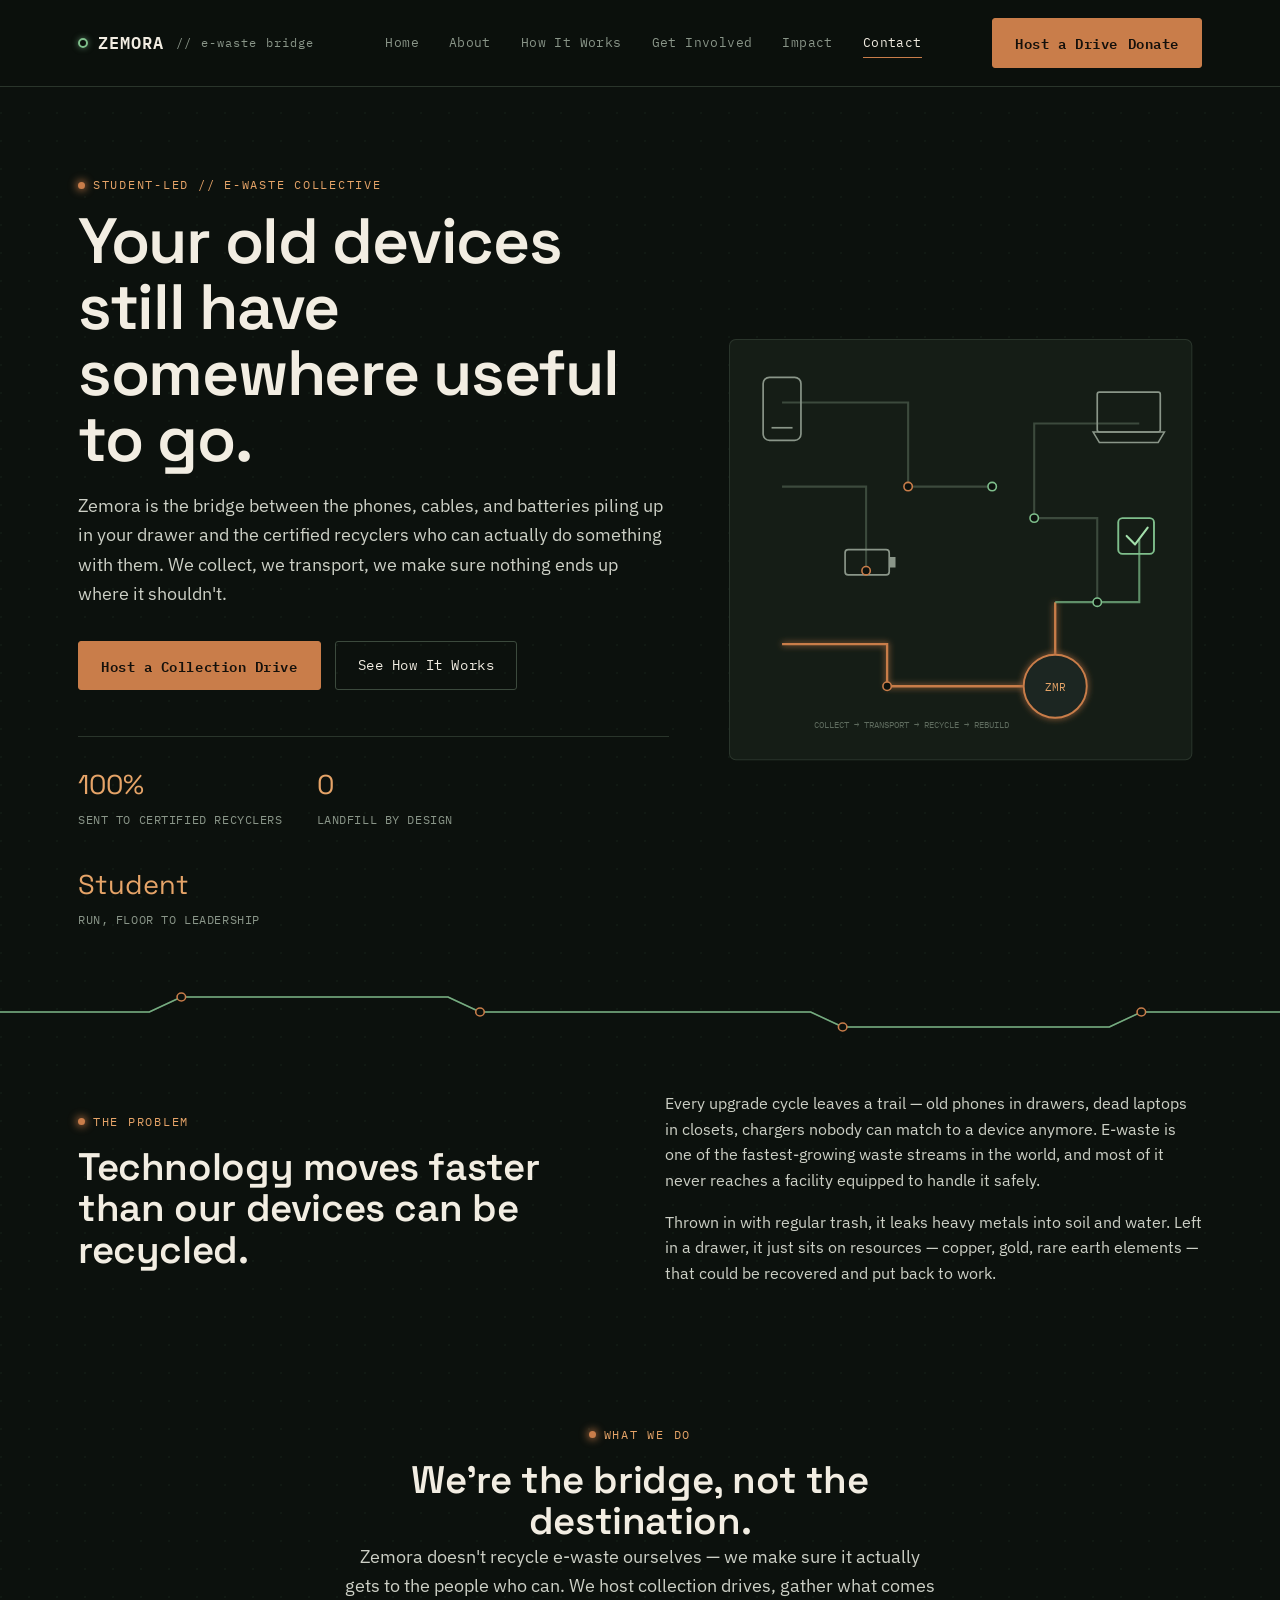
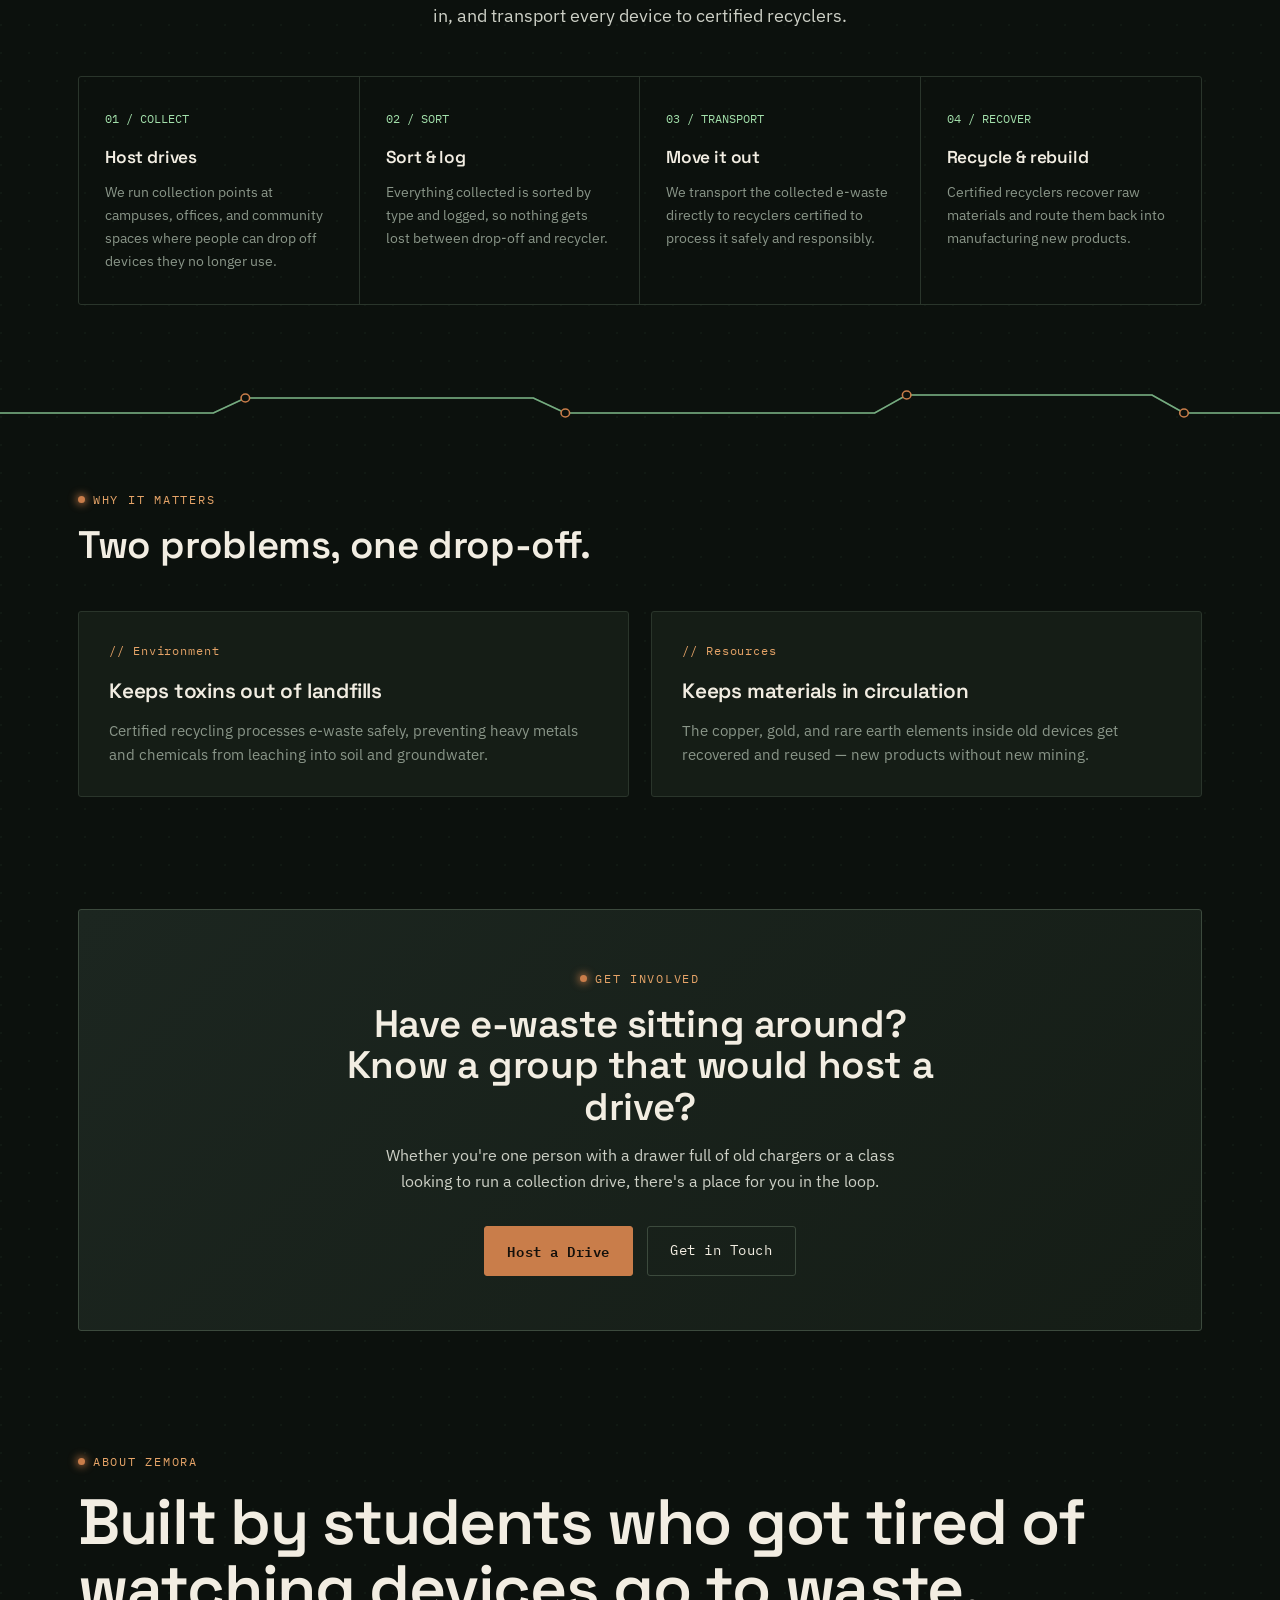
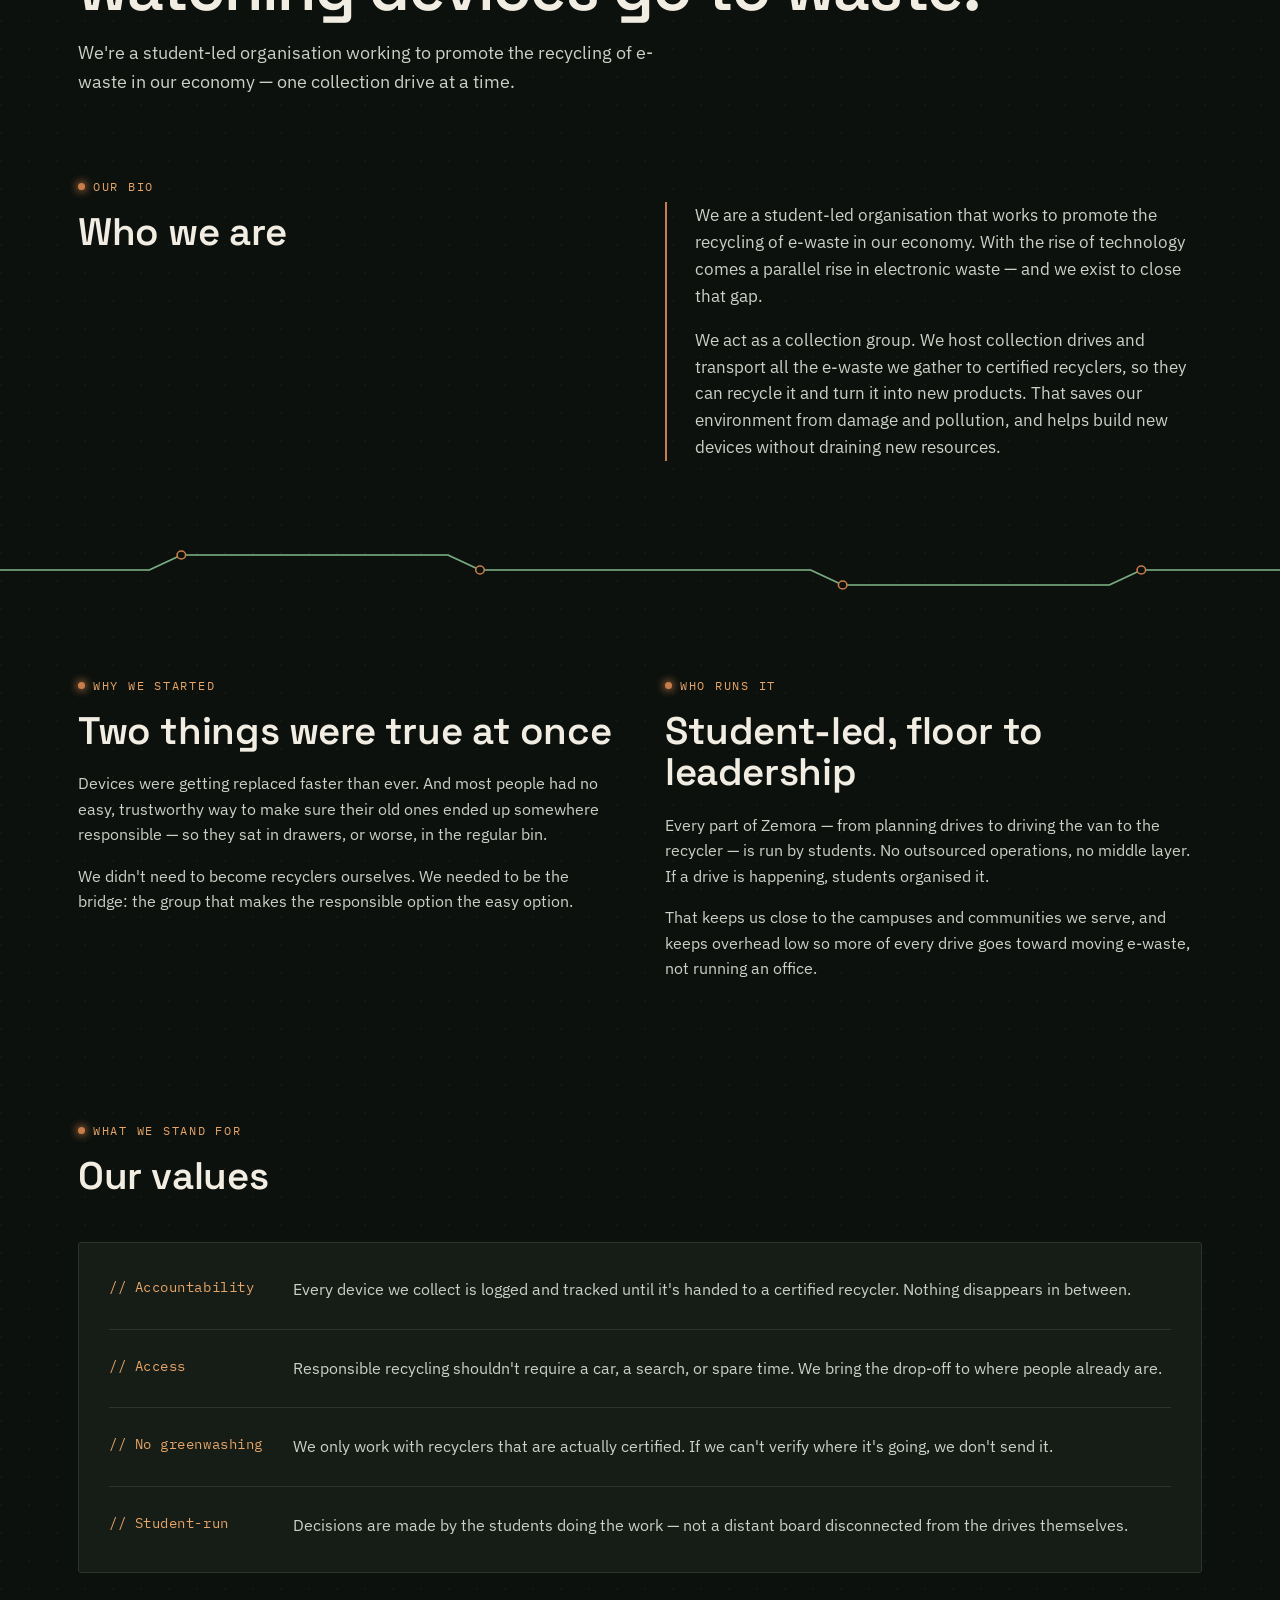
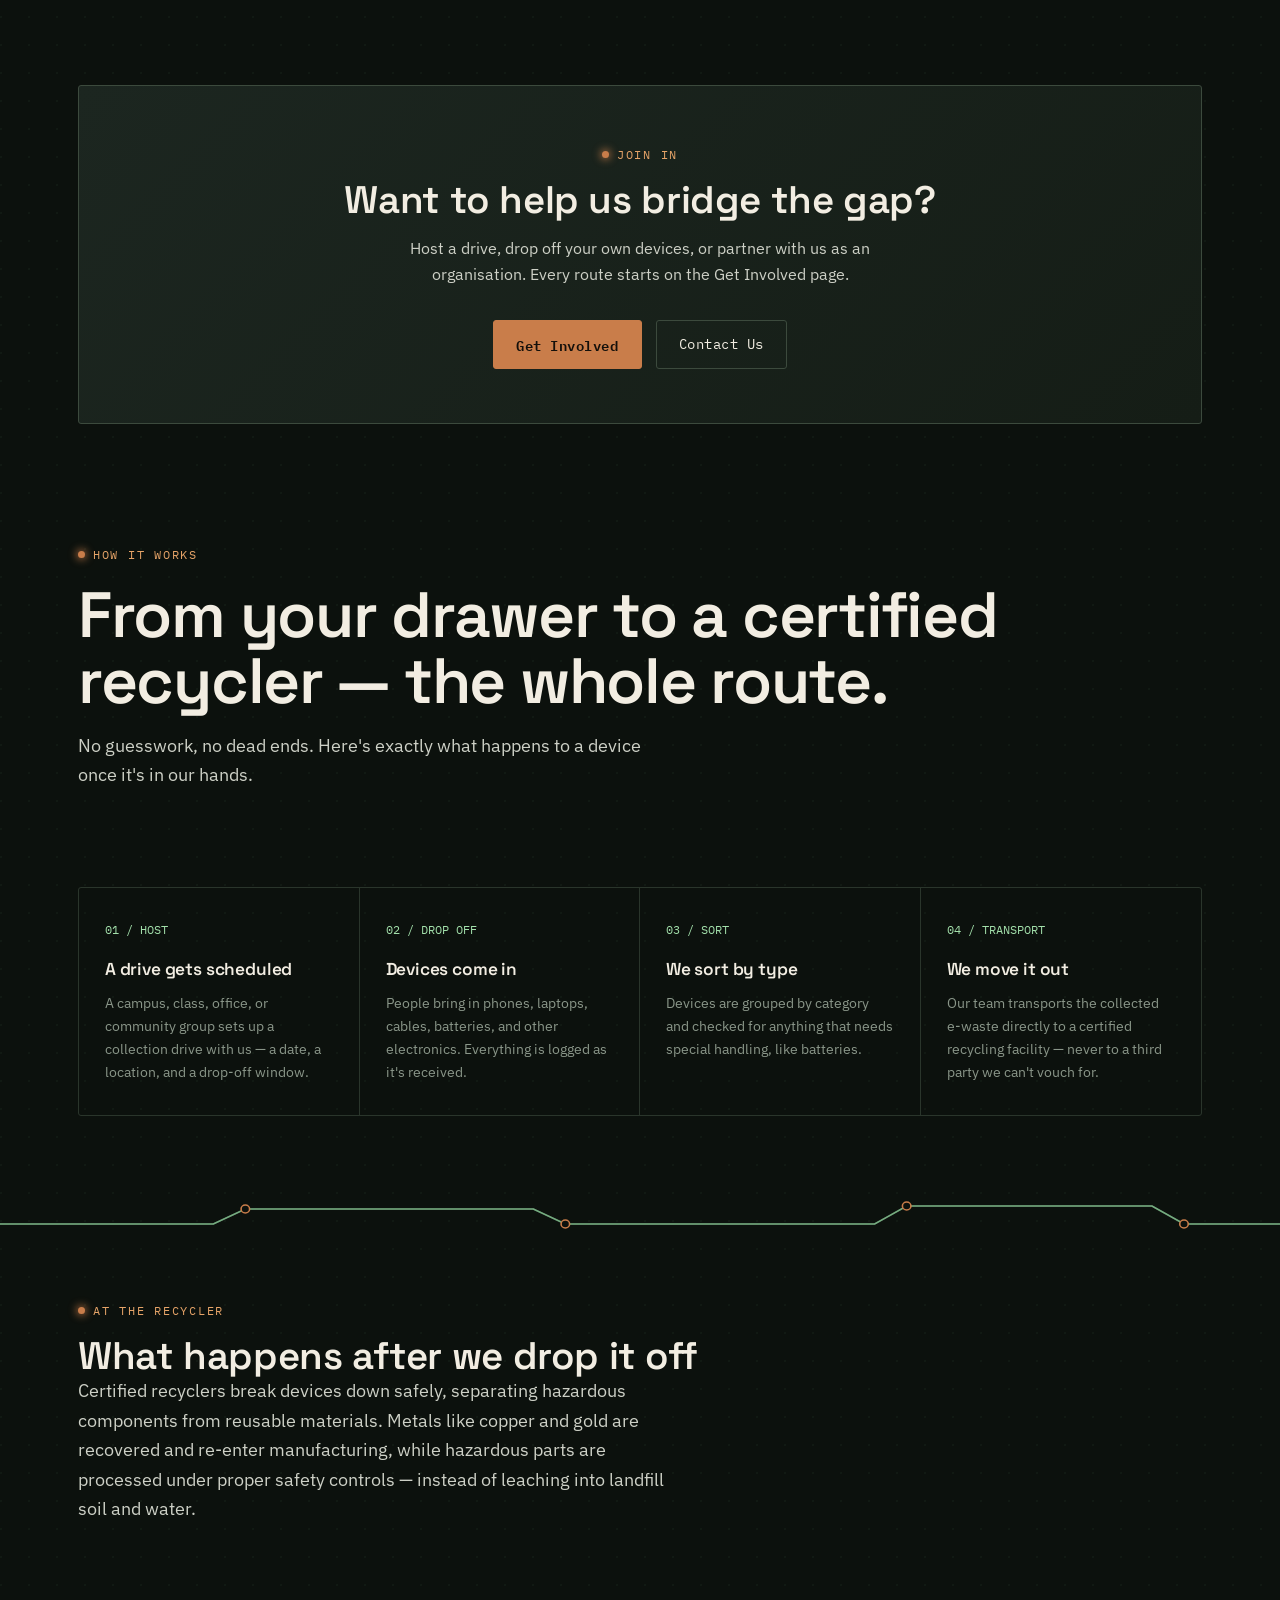
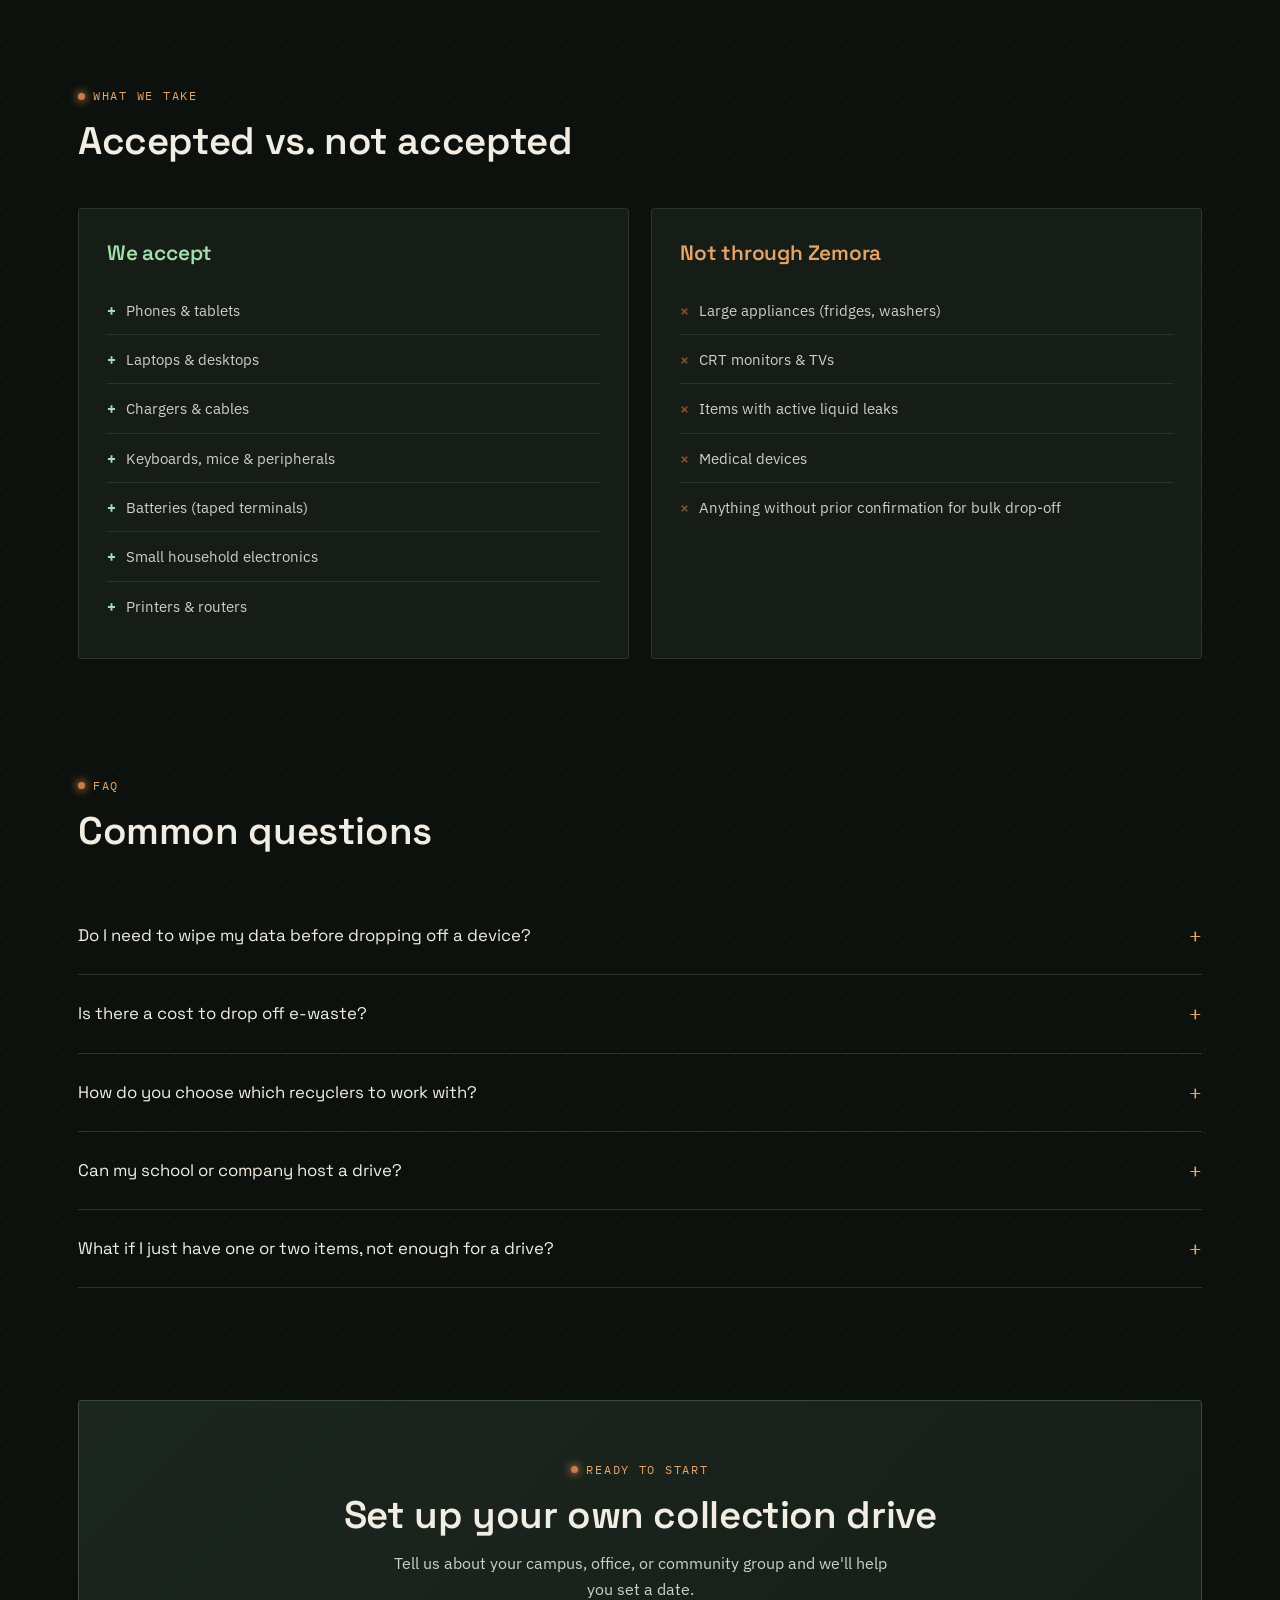
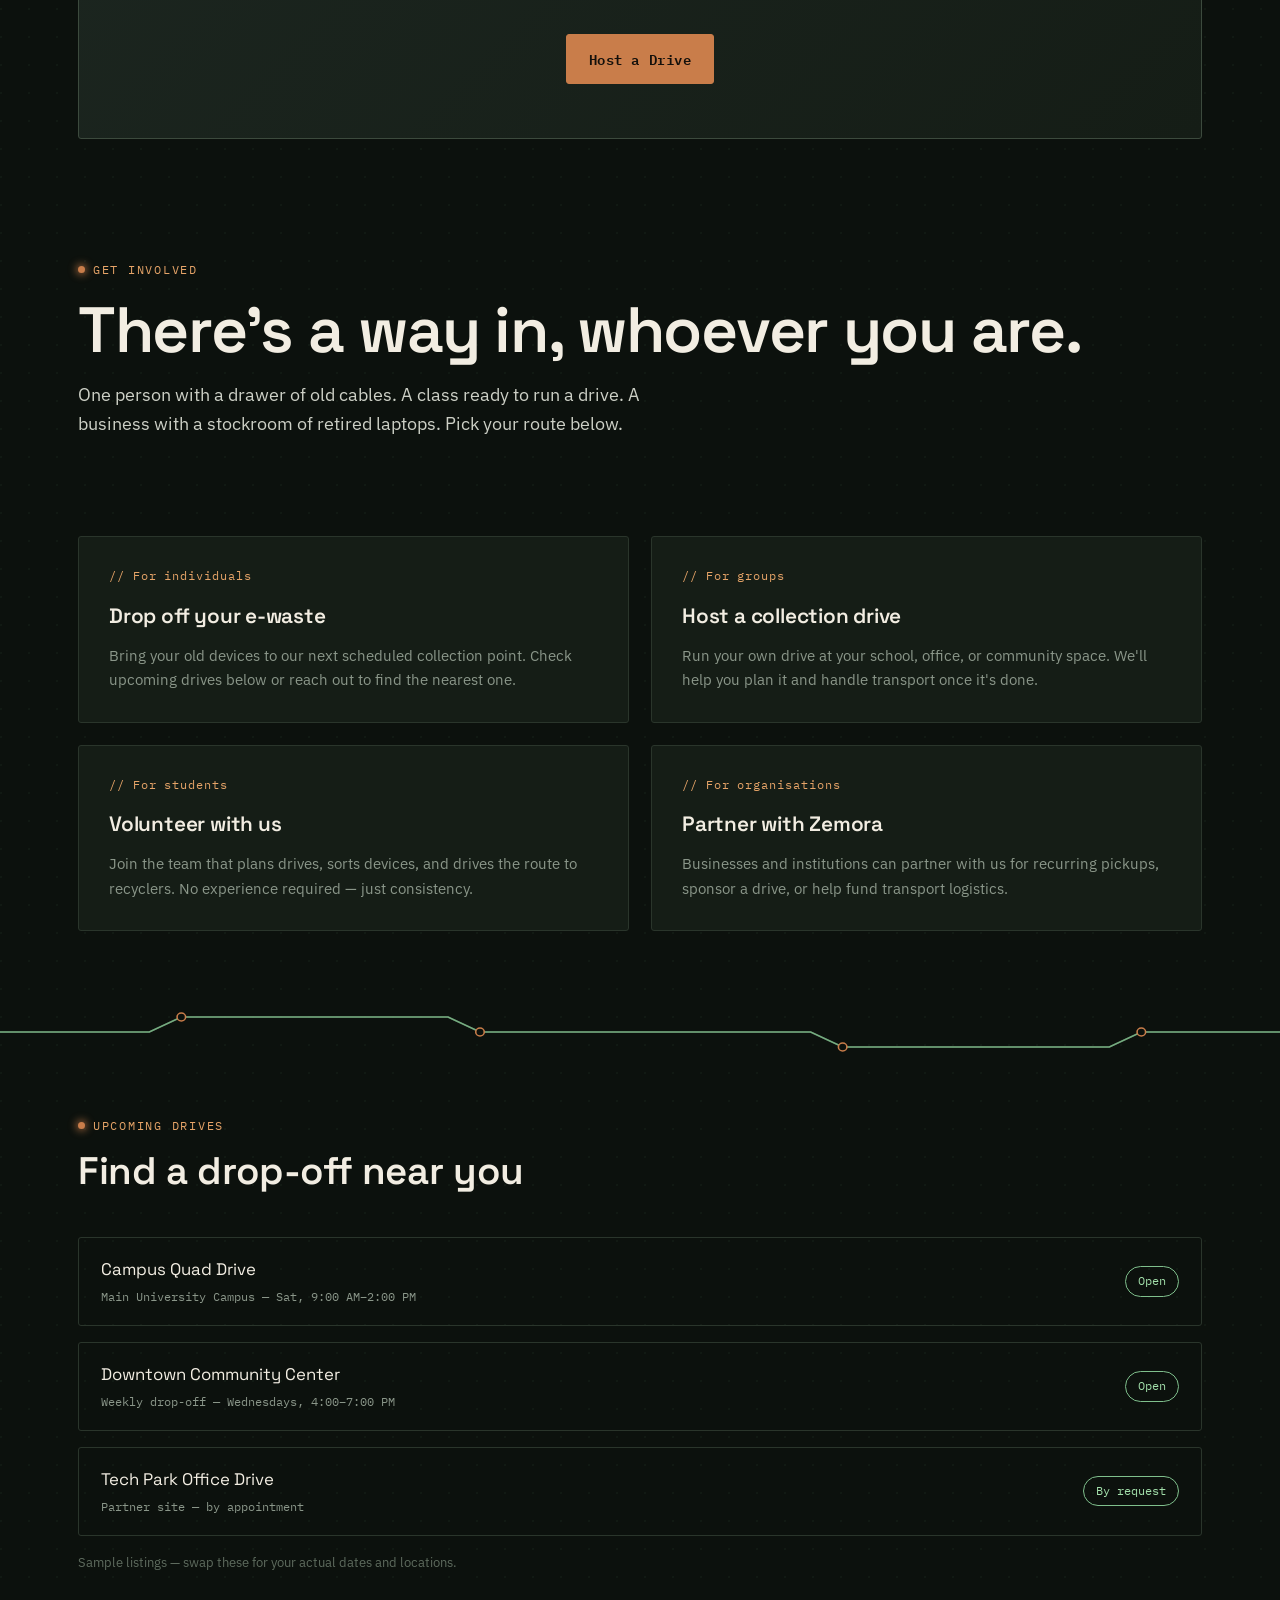
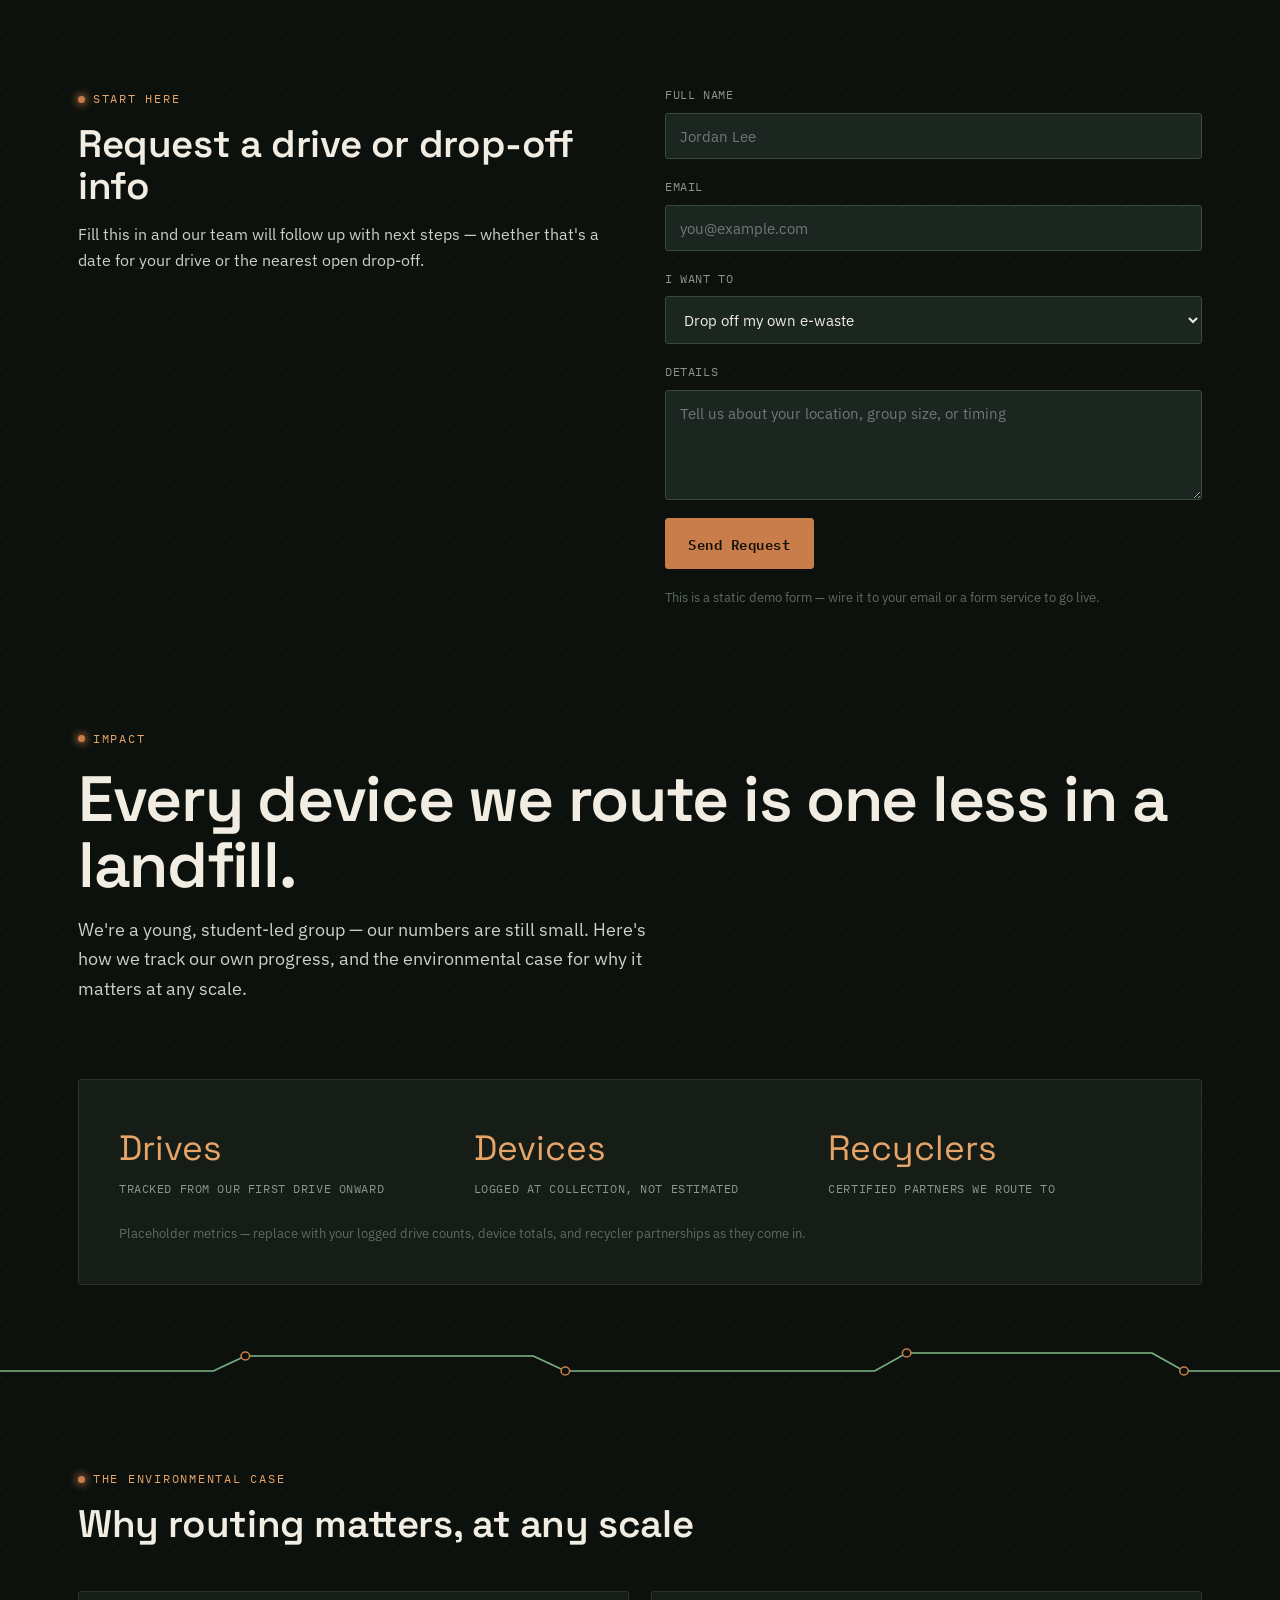
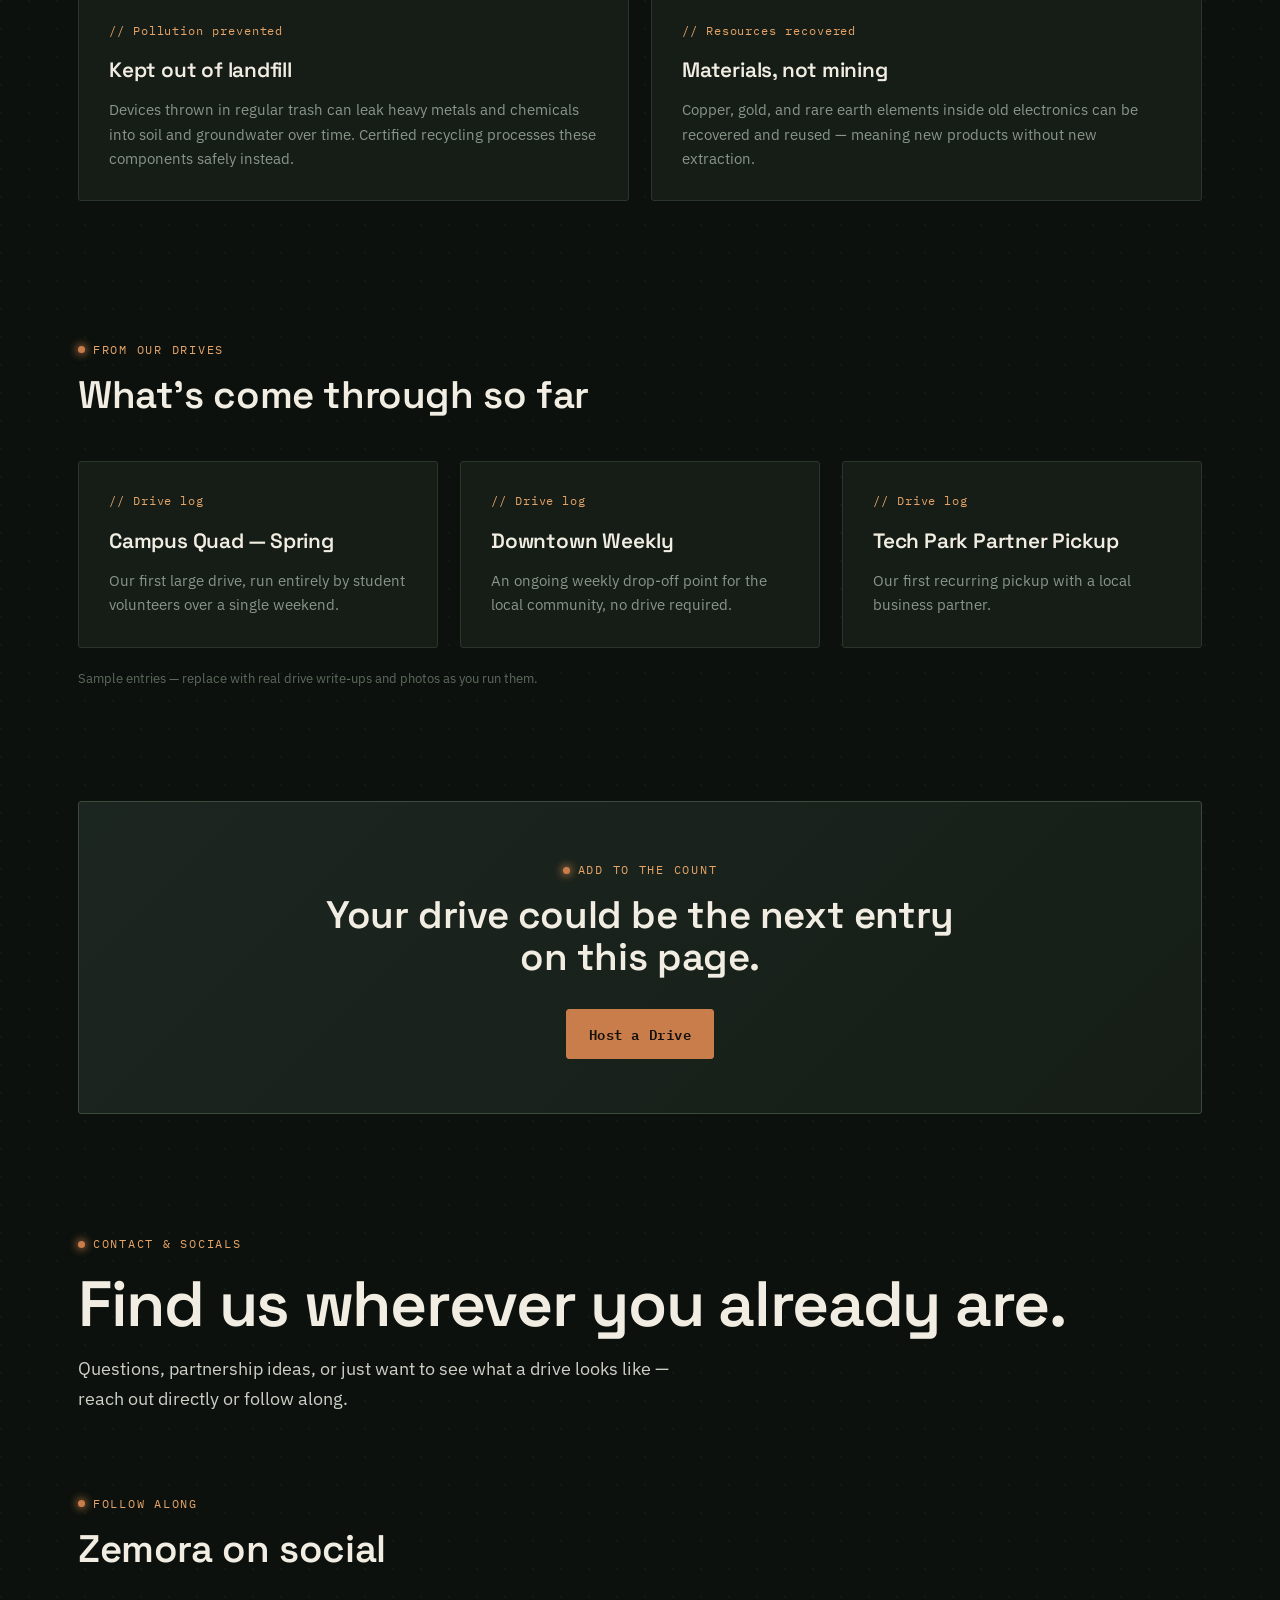
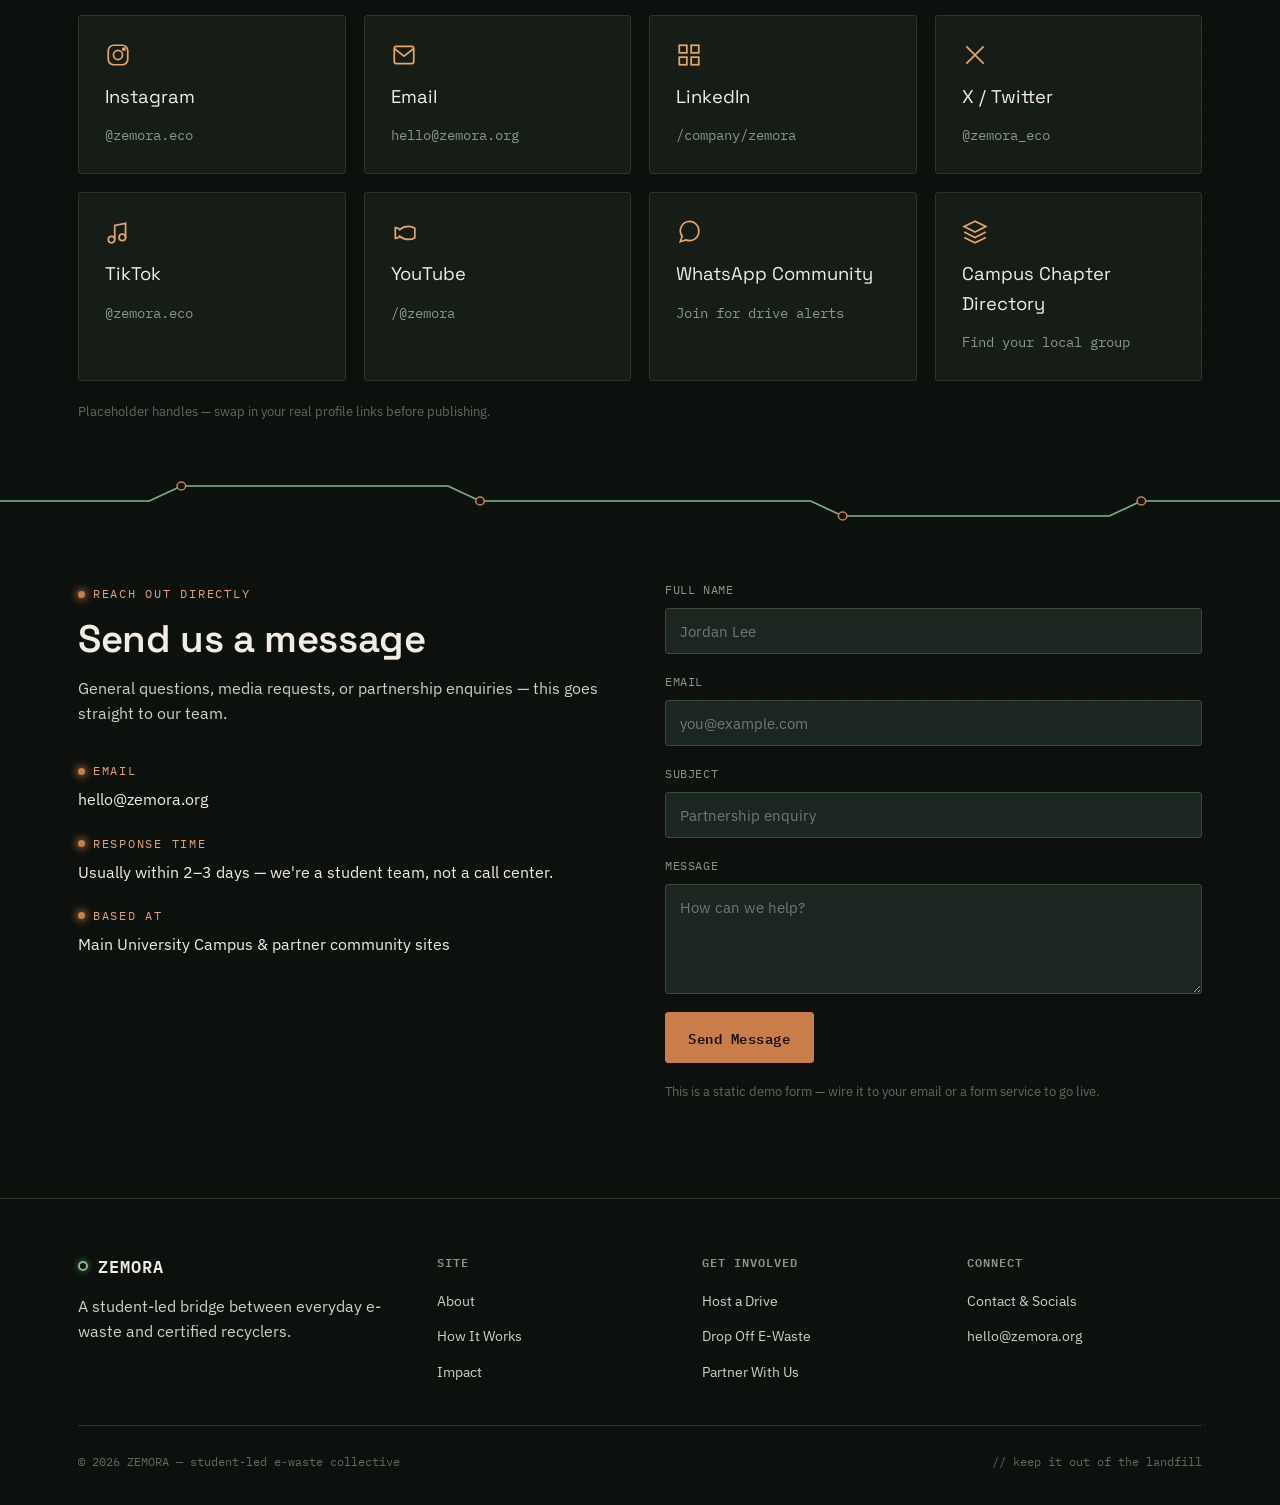
<file: main.html>
<!DOCTYPE html>
<html lang="en">
<head>
<meta charset="UTF-8">
<meta name="viewport" content="width=device-width, initial-scale=1.0">
<title>Zemora — The Bridge for E-Waste</title>
<meta name="description" content="Zemora is a student-led collective that bridges everyday e-waste to certified recyclers, keeping devices out of landfills and resources in circulation.">
<link rel="preconnect" href="https://fonts.googleapis.com">
<link href="https://fonts.googleapis.com/css2?family=Space+Grotesk:wght@500;600;700&family=IBM+Plex+Sans:wght@400;500;600&family=IBM+Plex+Mono:wght@400;500;600&display=swap" rel="stylesheet">
<link rel="stylesheet" href="style.css">
</head>
<body>

<header class="site">
  <div class="nav">
    <a href="#home" class="logo"><span class="pad"></span>ZEMORA<span class="sub">// e-waste bridge</span></a>
    <nav class="links">
      <a href="#home" class="nav-link" data-target="home">Home</a>
      <a href="#about" class="nav-link" data-target="about">About</a>
      <a href="#how-it-works" class="nav-link" data-target="how-it-works">How It Works</a>
      <a href="#get-involved" class="nav-link" data-target="get-involved">Get Involved</a>
      <a href="#impact" class="nav-link" data-target="impact">Impact</a>
      <a href="#contact" class="nav-link" data-target="contact">Contact</a>
    </nav>
    <div class="nav-cta">
      <a href="#get-involved" class="btn btn-primary"><span class="long">Host a Drive</span><span class="short">Donate</span></a>
      <button class="nav-toggle" aria-label="Toggle menu">☰</button>
    </div>
  </div>
</header>

<main>

<div id="home" class="page-block">
<!-- HERO -->
  <section class="hero">
    <div class="wrap">
      <div class="hero-copy">
        <div class="eyebrow">Student-led // e-waste collective</div>
        <h1>Your old devices still have somewhere useful to go.</h1>
        <p class="lede">Zemora is the bridge between the phones, cables, and batteries piling up in your drawer and the certified recyclers who can actually do something with them. We collect, we transport, we make sure nothing ends up where it shouldn't.</p>
        <div class="btn-row">
          <a href="#get-involved" class="btn btn-primary">Host a Collection Drive</a>
          <a href="#how-it-works" class="btn btn-ghost">See How It Works</a>
        </div>
        <div class="stat-strip">
          <div class="stat"><div class="num">100%</div><div class="label">Sent to certified recyclers</div></div>
          <div class="stat"><div class="num">0</div><div class="label">Landfill by design</div></div>
          <div class="stat"><div class="num">Student</div><div class="label">Run, floor to leadership</div></div>
        </div>
      </div>

      <div class="hero-visual" aria-hidden="true">
        <svg viewBox="0 0 460 420" xmlns="http://www.w3.org/2000/svg">
          <defs>
            <filter id="glow" x="-50%" y="-50%" width="200%" height="200%">
              <feGaussianBlur stdDeviation="3.2" result="blur"/>
              <feMerge><feMergeNode in="blur"/><feMergeNode in="SourceGraphic"/></feMerge>
            </filter>
          </defs>
          <!-- board outline -->
          <rect x="10" y="10" width="440" height="400" rx="6" fill="#151d16" stroke="#2a352b"/>
          <!-- traces -->
          <path d="M60 70 H180 V150 H260" stroke="#3c4a3d" stroke-width="2" fill="none"/>
          <path d="M60 150 H140 V230" stroke="#3c4a3d" stroke-width="2" fill="none"/>
          <path d="M400 90 H300 V180 H360 V260" stroke="#3c4a3d" stroke-width="2" fill="none"/>
          <path d="M60 300 H160 V340 H320 V260" stroke="#c97d4a" stroke-width="2.2" fill="none" filter="url(#glow)"/>
          <path d="M320 260 H400 V200" stroke="#7fbf8c" stroke-width="2" fill="none" opacity="0.7"/>
          <!-- device: phone -->
          <rect x="42" y="46" width="36" height="60" rx="6" fill="none" stroke="#8a9689" stroke-width="1.6"/>
          <line x1="50" y1="94" x2="70" y2="94" stroke="#8a9689" stroke-width="1.6"/>
          <!-- device: laptop -->
          <rect x="360" y="60" width="60" height="38" rx="2" fill="none" stroke="#8a9689" stroke-width="1.6"/>
          <path d="M356 98 H424 L418 108 H362 Z" fill="none" stroke="#8a9689" stroke-width="1.4"/>
          <!-- device: battery -->
          <rect x="120" y="210" width="42" height="24" rx="3" fill="none" stroke="#8a9689" stroke-width="1.6"/>
          <rect x="162" y="217" width="6" height="10" fill="#8a9689"/>
          <!-- collection node -->
          <circle cx="320" cy="340" r="30" fill="#1c2620" stroke="#c97d4a" stroke-width="1.8" filter="url(#glow)"/>
          <text x="320" y="345" text-anchor="middle" font-family="IBM Plex Mono, monospace" font-size="10" fill="#e6a468">ZMR</text>
          <!-- via pads -->
          <circle cx="180" cy="150" r="4" fill="#0c110d" stroke="#c97d4a" stroke-width="1.5"/>
          <circle cx="260" cy="150" r="4" fill="#0c110d" stroke="#7fbf8c" stroke-width="1.5"/>
          <circle cx="140" cy="230" r="4" fill="#0c110d" stroke="#c97d4a" stroke-width="1.5"/>
          <circle cx="300" cy="180" r="4" fill="#0c110d" stroke="#7fbf8c" stroke-width="1.5"/>
          <circle cx="360" cy="260" r="4" fill="#0c110d" stroke="#7fbf8c" stroke-width="1.5"/>
          <circle cx="160" cy="340" r="4" fill="#0c110d" stroke="#c97d4a" stroke-width="1.5"/>
          <!-- output: new product -->
          <rect x="380" y="180" width="34" height="34" rx="4" fill="none" stroke="#7fbf8c" stroke-width="1.8"/>
          <path d="M388 197 L396 205 L408 189" stroke="#a3e0ab" stroke-width="2" fill="none" stroke-linecap="round" stroke-linejoin="round"/>
          <text x="90" y="380" font-family="IBM Plex Mono, monospace" font-size="9" fill="#5e6b5e">COLLECT → TRANSPORT → RECYCLE → REBUILD</text>
        </svg>
      </div>
    </div>
  </section>

  <svg class="trace-divider" viewBox="0 0 1200 46" preserveAspectRatio="none" aria-hidden="true">
    <path d="M0 23 H140 L170 8 H420 L450 23 H760 L790 38 H1040 L1070 23 H1200" />
    <path class="live" d="M0 23 H140 L170 8 H420 L450 23 H760 L790 38 H1040 L1070 23 H1200" />
    <circle cx="170" cy="8" r="4" /><circle cx="450" cy="23" r="4" /><circle cx="790" cy="38" r="4" /><circle cx="1070" cy="23" r="4" />
  </svg>

  <!-- THE PROBLEM -->
  <section class="tight">
    <div class="wrap">
      <div class="grid cols-2" style="align-items:center; gap:50px;">
        <div>
          <div class="eyebrow">The problem</div>
          <h2>Technology moves faster than our devices can be recycled.</h2>
        </div>
        <div class="flow">
          <p>Every upgrade cycle leaves a trail — old phones in drawers, dead laptops in closets, chargers nobody can match to a device anymore. E-waste is one of the fastest-growing waste streams in the world, and most of it never reaches a facility equipped to handle it safely.</p>
          <p>Thrown in with regular trash, it leaks heavy metals into soil and water. Left in a drawer, it just sits on resources — copper, gold, rare earth elements — that could be recovered and put back to work.</p>
        </div>
      </div>
    </div>
  </section>

  <!-- WHAT WE DO -->
  <section>
    <div class="wrap">
      <div class="section-head center">
        <div class="eyebrow">What we do</div>
        <h2>We're the bridge, not the destination.</h2>
        <p class="lede center" style="margin-left:auto;margin-right:auto;">Zemora doesn't recycle e-waste ourselves — we make sure it actually gets to the people who can. We host collection drives, gather what comes in, and transport every device to certified recyclers.</p>
      </div>

      <div class="steps">
        <div class="step">
          <div class="designator">01 / COLLECT</div>
          <h3>Host drives</h3>
          <p>We run collection points at campuses, offices, and community spaces where people can drop off devices they no longer use.</p>
        </div>
        <div class="step">
          <div class="designator">02 / SORT</div>
          <h3>Sort & log</h3>
          <p>Everything collected is sorted by type and logged, so nothing gets lost between drop-off and recycler.</p>
        </div>
        <div class="step">
          <div class="designator">03 / TRANSPORT</div>
          <h3>Move it out</h3>
          <p>We transport the collected e-waste directly to recyclers certified to process it safely and responsibly.</p>
        </div>
        <div class="step">
          <div class="designator">04 / RECOVER</div>
          <h3>Recycle & rebuild</h3>
          <p>Certified recyclers recover raw materials and route them back into manufacturing new products.</p>
        </div>
      </div>
    </div>
  </section>

  <svg class="trace-divider" viewBox="0 0 1200 46" preserveAspectRatio="none" aria-hidden="true">
    <path d="M0 30 H200 L230 15 H500 L530 30 H820 L850 12 H1080 L1110 30 H1200" />
    <path class="live" d="M0 30 H200 L230 15 H500 L530 30 H820 L850 12 H1080 L1110 30 H1200" />
    <circle cx="230" cy="15" r="4" /><circle cx="530" cy="30" r="4" /><circle cx="850" cy="12" r="4" /><circle cx="1110" cy="30" r="4" />
  </svg>

  <!-- WHY IT MATTERS -->
  <section class="tight">
    <div class="wrap">
      <div class="section-head">
        <div class="eyebrow">Why it matters</div>
        <h2>Two problems, one drop-off.</h2>
      </div>
      <div class="grid cols-2">
        <div class="card">
          <span class="tag">// Environment</span>
          <h3>Keeps toxins out of landfills</h3>
          <p>Certified recycling processes e-waste safely, preventing heavy metals and chemicals from leaching into soil and groundwater.</p>
        </div>
        <div class="card">
          <span class="tag">// Resources</span>
          <h3>Keeps materials in circulation</h3>
          <p>The copper, gold, and rare earth elements inside old devices get recovered and reused — new products without new mining.</p>
        </div>
      </div>
    </div>
  </section>

  <!-- CTA -->
  <section class="tight">
    <div class="wrap">
      <div class="cta-banner">
        <div class="eyebrow" style="justify-content:center;">Get involved</div>
        <h2>Have e-waste sitting around? Know a group that would host a drive?</h2>
        <p>Whether you're one person with a drawer full of old chargers or a class looking to run a collection drive, there's a place for you in the loop.</p>
        <div class="btn-row">
          <a href="#get-involved" class="btn btn-primary">Host a Drive</a>
          <a href="#contact" class="btn btn-ghost">Get in Touch</a>
        </div>
      </div>
    </div>
  </section>
</div>

<div class="page-break" aria-hidden="true"></div>

<div id="about" class="page-block">
<section class="page-hero">
    <div class="wrap">
      <div class="eyebrow">About Zemora</div>
      <h1>Built by students who got tired of watching devices go to waste.</h1>
      <p class="lede">We're a student-led organisation working to promote the recycling of e-waste in our economy — one collection drive at a time.</p>
    </div>
  </section>

  <section class="tight">
    <div class="wrap">
      <div class="grid cols-2" style="gap:50px;">
        <div>
          <div class="eyebrow">Our bio</div>
          <h2>Who we are</h2>
        </div>
        <div class="bio-block">
          <p>We are a student-led organisation that works to promote the recycling of e-waste in our economy. With the rise of technology comes a parallel rise in electronic waste — and we exist to close that gap.</p>
          <p>We act as a collection group. We host collection drives and transport all the e-waste we gather to certified recyclers, so they can recycle it and turn it into new products. That saves our environment from damage and pollution, and helps build new devices without draining new resources.</p>
        </div>
      </div>
    </div>
  </section>

  <svg class="trace-divider" viewBox="0 0 1200 46" preserveAspectRatio="none" aria-hidden="true">
    <path d="M0 23 H140 L170 8 H420 L450 23 H760 L790 38 H1040 L1070 23 H1200" />
    <path class="live" d="M0 23 H140 L170 8 H420 L450 23 H760 L790 38 H1040 L1070 23 H1200" />
    <circle cx="170" cy="8" r="4" /><circle cx="450" cy="23" r="4" /><circle cx="790" cy="38" r="4" /><circle cx="1070" cy="23" r="4" />
  </svg>

  <section>
    <div class="wrap">
      <div class="grid cols-2" style="gap:50px;">
        <div>
          <div class="eyebrow">Why we started</div>
          <h2>Two things were true at once</h2>
          <div class="flow" style="margin-top:20px;">
            <p>Devices were getting replaced faster than ever. And most people had no easy, trustworthy way to make sure their old ones ended up somewhere responsible — so they sat in drawers, or worse, in the regular bin.</p>
            <p>We didn't need to become recyclers ourselves. We needed to be the bridge: the group that makes the responsible option the easy option.</p>
          </div>
        </div>
        <div>
          <div class="eyebrow">Who runs it</div>
          <h2>Student-led, floor to leadership</h2>
          <div class="flow" style="margin-top:20px;">
            <p>Every part of Zemora — from planning drives to driving the van to the recycler — is run by students. No outsourced operations, no middle layer. If a drive is happening, students organised it.</p>
            <p>That keeps us close to the campuses and communities we serve, and keeps overhead low so more of every drive goes toward moving e-waste, not running an office.</p>
          </div>
        </div>
      </div>
    </div>
  </section>

  <section class="tight">
    <div class="wrap">
      <div class="section-head">
        <div class="eyebrow">What we stand for</div>
        <h2>Our values</h2>
      </div>
      <div class="panel" style="padding: 8px 30px;">
        <div class="value">
          <div class="vname">// Accountability</div>
          <p>Every device we collect is logged and tracked until it's handed to a certified recycler. Nothing disappears in between.</p>
        </div>
        <div class="value">
          <div class="vname">// Access</div>
          <p>Responsible recycling shouldn't require a car, a search, or spare time. We bring the drop-off to where people already are.</p>
        </div>
        <div class="value">
          <div class="vname">// No greenwashing</div>
          <p>We only work with recyclers that are actually certified. If we can't verify where it's going, we don't send it.</p>
        </div>
        <div class="value">
          <div class="vname">// Student-run</div>
          <p>Decisions are made by the students doing the work — not a distant board disconnected from the drives themselves.</p>
        </div>
      </div>
    </div>
  </section>

  <section class="tight">
    <div class="wrap">
      <div class="cta-banner">
        <div class="eyebrow" style="justify-content:center;">Join in</div>
        <h2>Want to help us bridge the gap?</h2>
        <p>Host a drive, drop off your own devices, or partner with us as an organisation. Every route starts on the Get Involved page.</p>
        <div class="btn-row">
          <a href="#get-involved" class="btn btn-primary">Get Involved</a>
          <a href="#contact" class="btn btn-ghost">Contact Us</a>
        </div>
      </div>
    </div>
  </section>
</div>

<div class="page-break" aria-hidden="true"></div>

<div id="how-it-works" class="page-block">
<section class="page-hero">
    <div class="wrap">
      <div class="eyebrow">How it works</div>
      <h1>From your drawer to a certified recycler — the whole route.</h1>
      <p class="lede">No guesswork, no dead ends. Here's exactly what happens to a device once it's in our hands.</p>
    </div>
  </section>

  <section>
    <div class="wrap">
      <div class="steps">
        <div class="step">
          <div class="designator">01 / HOST</div>
          <h3>A drive gets scheduled</h3>
          <p>A campus, class, office, or community group sets up a collection drive with us — a date, a location, and a drop-off window.</p>
        </div>
        <div class="step">
          <div class="designator">02 / DROP OFF</div>
          <h3>Devices come in</h3>
          <p>People bring in phones, laptops, cables, batteries, and other electronics. Everything is logged as it's received.</p>
        </div>
        <div class="step">
          <div class="designator">03 / SORT</div>
          <h3>We sort by type</h3>
          <p>Devices are grouped by category and checked for anything that needs special handling, like batteries.</p>
        </div>
        <div class="step">
          <div class="designator">04 / TRANSPORT</div>
          <h3>We move it out</h3>
          <p>Our team transports the collected e-waste directly to a certified recycling facility — never to a third party we can't vouch for.</p>
        </div>
      </div>
    </div>
  </section>

  <svg class="trace-divider" viewBox="0 0 1200 46" preserveAspectRatio="none" aria-hidden="true">
    <path d="M0 30 H200 L230 15 H500 L530 30 H820 L850 12 H1080 L1110 30 H1200" />
    <path class="live" d="M0 30 H200 L230 15 H500 L530 30 H820 L850 12 H1080 L1110 30 H1200" />
    <circle cx="230" cy="15" r="4" /><circle cx="530" cy="30" r="4" /><circle cx="850" cy="12" r="4" /><circle cx="1110" cy="30" r="4" />
  </svg>

  <section class="tight">
    <div class="wrap">
      <div class="section-head">
        <div class="eyebrow">At the recycler</div>
        <h2>What happens after we drop it off</h2>
        <p class="lede">Certified recyclers break devices down safely, separating hazardous components from reusable materials. Metals like copper and gold are recovered and re-enter manufacturing, while hazardous parts are processed under proper safety controls — instead of leaching into landfill soil and water.</p>
      </div>
    </div>
  </section>

  <section class="tight">
    <div class="wrap">
      <div class="section-head">
        <div class="eyebrow">What we take</div>
        <h2>Accepted vs. not accepted</h2>
      </div>
      <div class="accept-grid">
        <div class="panel" style="padding:28px;">
          <h3 style="margin-bottom:16px; color:var(--trace-bright);">We accept</h3>
          <ul class="accept-list yes">
            <li>Phones & tablets</li>
            <li>Laptops & desktops</li>
            <li>Chargers & cables</li>
            <li>Keyboards, mice & peripherals</li>
            <li>Batteries (taped terminals)</li>
            <li>Small household electronics</li>
            <li>Printers & routers</li>
          </ul>
        </div>
        <div class="panel" style="padding:28px;">
          <h3 style="margin-bottom:16px; color:var(--copper-bright);">Not through Zemora</h3>
          <ul class="accept-list no">
            <li>Large appliances (fridges, washers)</li>
            <li>CRT monitors & TVs</li>
            <li>Items with active liquid leaks</li>
            <li>Medical devices</li>
            <li>Anything without prior confirmation for bulk drop-off</li>
          </ul>
        </div>
      </div>
    </div>
  </section>

  <section class="tight">
    <div class="wrap">
      <div class="section-head">
        <div class="eyebrow">FAQ</div>
        <h2>Common questions</h2>
      </div>
      <div class="faq-list">
        <details class="faq-item">
          <summary>Do I need to wipe my data before dropping off a device?</summary>
          <p>Yes — we strongly recommend backing up and factory-resetting any device with personal data before drop-off. We don't access or read data from devices we collect, but resetting is on you.</p>
        </details>
        <details class="faq-item">
          <summary>Is there a cost to drop off e-waste?</summary>
          <p>No. Drop-off at any Zemora collection drive is free.</p>
        </details>
        <details class="faq-item">
          <summary>How do you choose which recyclers to work with?</summary>
          <p>We only work with recyclers holding proper e-waste handling certification, and we confirm this before any partnership begins.</p>
        </details>
        <details class="faq-item">
          <summary>Can my school or company host a drive?</summary>
          <p>Yes — that's most of what we do. Head to the Get Involved page to request a drive.</p>
        </details>
        <details class="faq-item">
          <summary>What if I just have one or two items, not enough for a drive?</summary>
          <p>You can still drop items off at our next scheduled collection point — check the Get Involved page for upcoming dates and locations.</p>
        </details>
      </div>
    </div>
  </section>

  <section class="tight">
    <div class="wrap">
      <div class="cta-banner">
        <div class="eyebrow" style="justify-content:center;">Ready to start</div>
        <h2>Set up your own collection drive</h2>
        <p>Tell us about your campus, office, or community group and we'll help you set a date.</p>
        <div class="btn-row">
          <a href="#get-involved" class="btn btn-primary">Host a Drive</a>
        </div>
      </div>
    </div>
  </section>
</div>

<div class="page-break" aria-hidden="true"></div>

<div id="get-involved" class="page-block">
<section class="page-hero">
    <div class="wrap">
      <div class="eyebrow">Get involved</div>
      <h1>There's a way in, whoever you are.</h1>
      <p class="lede">One person with a drawer of old cables. A class ready to run a drive. A business with a stockroom of retired laptops. Pick your route below.</p>
    </div>
  </section>

  <section>
    <div class="wrap">
      <div class="grid cols-2">
        <div class="card">
          <span class="tag">// For individuals</span>
          <h3>Drop off your e-waste</h3>
          <p>Bring your old devices to our next scheduled collection point. Check upcoming drives below or reach out to find the nearest one.</p>
        </div>
        <div class="card">
          <span class="tag">// For groups</span>
          <h3>Host a collection drive</h3>
          <p>Run your own drive at your school, office, or community space. We'll help you plan it and handle transport once it's done.</p>
        </div>
        <div class="card">
          <span class="tag">// For students</span>
          <h3>Volunteer with us</h3>
          <p>Join the team that plans drives, sorts devices, and drives the route to recyclers. No experience required — just consistency.</p>
        </div>
        <div class="card">
          <span class="tag">// For organisations</span>
          <h3>Partner with Zemora</h3>
          <p>Businesses and institutions can partner with us for recurring pickups, sponsor a drive, or help fund transport logistics.</p>
        </div>
      </div>
    </div>
  </section>

  <svg class="trace-divider" viewBox="0 0 1200 46" preserveAspectRatio="none" aria-hidden="true">
    <path d="M0 23 H140 L170 8 H420 L450 23 H760 L790 38 H1040 L1070 23 H1200" />
    <path class="live" d="M0 23 H140 L170 8 H420 L450 23 H760 L790 38 H1040 L1070 23 H1200" />
    <circle cx="170" cy="8" r="4" /><circle cx="450" cy="23" r="4" /><circle cx="790" cy="38" r="4" /><circle cx="1070" cy="23" r="4" />
  </svg>

  <section class="tight">
    <div class="wrap">
      <div class="section-head">
        <div class="eyebrow">Upcoming drives</div>
        <h2>Find a drop-off near you</h2>
      </div>
      <div class="loc-list">
        <div class="loc-row">
          <div>
            <div class="name">Campus Quad Drive</div>
            <div class="meta">Main University Campus — Sat, 9:00 AM–2:00 PM</div>
          </div>
          <div class="badge">Open</div>
        </div>
        <div class="loc-row">
          <div>
            <div class="name">Downtown Community Center</div>
            <div class="meta">Weekly drop-off — Wednesdays, 4:00–7:00 PM</div>
          </div>
          <div class="badge">Open</div>
        </div>
        <div class="loc-row">
          <div>
            <div class="name">Tech Park Office Drive</div>
            <div class="meta">Partner site — by appointment</div>
          </div>
          <div class="badge">By request</div>
        </div>
      </div>
      <p class="form-note" style="margin-top:16px;">Sample listings — swap these for your actual dates and locations.</p>
    </div>
  </section>

  <section class="tight" id="form">
    <div class="wrap">
      <div class="grid cols-2" style="gap:50px; align-items:start;">
        <div>
          <div class="eyebrow">Start here</div>
          <h2>Request a drive or drop-off info</h2>
          <p style="margin-top:16px;">Fill this in and our team will follow up with next steps — whether that's a date for your drive or the nearest open drop-off.</p>
        </div>
        <form class="contact-form">
          <div class="field">
            <label for="name">Full name</label>
            <input type="text" id="name" name="name" placeholder="Jordan Lee" required>
          </div>
          <div class="field">
            <label for="email">Email</label>
            <input type="email" id="email" name="email" placeholder="you@example.com" required>
          </div>
          <div class="field">
            <label for="type">I want to</label>
            <select id="type" name="type">
              <option>Drop off my own e-waste</option>
              <option>Host a collection drive</option>
              <option>Volunteer</option>
              <option>Partner as an organisation</option>
            </select>
          </div>
          <div class="field">
            <label for="details">Details</label>
            <textarea id="details" name="details" placeholder="Tell us about your location, group size, or timing"></textarea>
          </div>
          <button type="submit" class="btn btn-primary" style="justify-self:start;">Send Request</button>
          <p class="form-note">This is a static demo form — wire it to your email or a form service to go live.</p>
        </form>
      </div>
    </div>
  </section>
</div>

<div class="page-break" aria-hidden="true"></div>

<div id="impact" class="page-block">
<section class="page-hero">
    <div class="wrap">
      <div class="eyebrow">Impact</div>
      <h1>Every device we route is one less in a landfill.</h1>
      <p class="lede">We're a young, student-led group — our numbers are still small. Here's how we track our own progress, and the environmental case for why it matters at any scale.</p>
    </div>
  </section>

  <section class="tight">
    <div class="wrap">
      <div class="panel" style="padding:40px;">
        <div class="grid cols-3">
          <div class="stat">
            <div class="num" style="font-size:2.2rem;">Drives</div>
            <div class="label">Tracked from our first drive onward</div>
          </div>
          <div class="stat">
            <div class="num" style="font-size:2.2rem;">Devices</div>
            <div class="label">Logged at collection, not estimated</div>
          </div>
          <div class="stat">
            <div class="num" style="font-size:2.2rem;">Recyclers</div>
            <div class="label">Certified partners we route to</div>
          </div>
        </div>
        <p class="form-note" style="margin-top:24px;">Placeholder metrics — replace with your logged drive counts, device totals, and recycler partnerships as they come in.</p>
      </div>
    </div>
  </section>

  <svg class="trace-divider" viewBox="0 0 1200 46" preserveAspectRatio="none" aria-hidden="true">
    <path d="M0 30 H200 L230 15 H500 L530 30 H820 L850 12 H1080 L1110 30 H1200" />
    <path class="live" d="M0 30 H200 L230 15 H500 L530 30 H820 L850 12 H1080 L1110 30 H1200" />
    <circle cx="230" cy="15" r="4" /><circle cx="530" cy="30" r="4" /><circle cx="850" cy="12" r="4" /><circle cx="1110" cy="30" r="4" />
  </svg>

  <section>
    <div class="wrap">
      <div class="section-head">
        <div class="eyebrow">The environmental case</div>
        <h2>Why routing matters, at any scale</h2>
      </div>
      <div class="grid cols-2">
        <div class="card">
          <span class="tag">// Pollution prevented</span>
          <h3>Kept out of landfill</h3>
          <p>Devices thrown in regular trash can leak heavy metals and chemicals into soil and groundwater over time. Certified recycling processes these components safely instead.</p>
        </div>
        <div class="card">
          <span class="tag">// Resources recovered</span>
          <h3>Materials, not mining</h3>
          <p>Copper, gold, and rare earth elements inside old electronics can be recovered and reused — meaning new products without new extraction.</p>
        </div>
      </div>
    </div>
  </section>

  <section class="tight">
    <div class="wrap">
      <div class="section-head">
        <div class="eyebrow">From our drives</div>
        <h2>What's come through so far</h2>
      </div>
      <div class="grid cols-3">
        <div class="card">
          <span class="tag">// Drive log</span>
          <h3>Campus Quad — Spring</h3>
          <p>Our first large drive, run entirely by student volunteers over a single weekend.</p>
        </div>
        <div class="card">
          <span class="tag">// Drive log</span>
          <h3>Downtown Weekly</h3>
          <p>An ongoing weekly drop-off point for the local community, no drive required.</p>
        </div>
        <div class="card">
          <span class="tag">// Drive log</span>
          <h3>Tech Park Partner Pickup</h3>
          <p>Our first recurring pickup with a local business partner.</p>
        </div>
      </div>
      <p class="form-note" style="margin-top:20px;">Sample entries — replace with real drive write-ups and photos as you run them.</p>
    </div>
  </section>

  <section class="tight">
    <div class="wrap">
      <div class="cta-banner">
        <div class="eyebrow" style="justify-content:center;">Add to the count</div>
        <h2>Your drive could be the next entry on this page.</h2>
        <div class="btn-row">
          <a href="#get-involved" class="btn btn-primary">Host a Drive</a>
        </div>
      </div>
    </div>
  </section>
</div>

<div class="page-break" aria-hidden="true"></div>

<div id="contact" class="page-block">
<section class="page-hero">
    <div class="wrap">
      <div class="eyebrow">Contact & socials</div>
      <h1>Find us wherever you already are.</h1>
      <p class="lede">Questions, partnership ideas, or just want to see what a drive looks like — reach out directly or follow along.</p>
    </div>
  </section>

  <section class="tight">
    <div class="wrap">
      <div class="section-head">
        <div class="eyebrow">Follow along</div>
        <h2>Zemora on social</h2>
      </div>
      <div class="social-grid">
        <a class="social-card" href="#" target="_blank" rel="noopener">
          <svg class="icon" viewBox="0 0 24 24" fill="none" stroke="currentColor" stroke-width="1.6"><rect x="3" y="3" width="18" height="18" rx="5"/><circle cx="12" cy="12" r="4.2"/><circle cx="17.4" cy="6.6" r="1"/></svg>
          <div class="platform">Instagram</div>
          <div class="handle">@zemora.eco</div>
        </a>
        <a class="social-card" href="#" target="_blank" rel="noopener">
          <svg class="icon" viewBox="0 0 24 24" fill="none" stroke="currentColor" stroke-width="1.6"><rect x="3" y="4" width="18" height="16" rx="2"/><path d="M3 6l9 7 9-7"/></svg>
          <div class="platform">Email</div>
          <div class="handle">hello@zemora.org</div>
        </a>
        <a class="social-card" href="#" target="_blank" rel="noopener">
          <svg class="icon" viewBox="0 0 24 24" fill="none" stroke="currentColor" stroke-width="1.6"><rect x="3" y="3" width="7" height="7"/><rect x="14" y="3" width="7" height="7"/><rect x="3" y="14" width="7" height="7"/><rect x="14" y="14" width="7" height="7"/></svg>
          <div class="platform">LinkedIn</div>
          <div class="handle">/company/zemora</div>
        </a>
        <a class="social-card" href="#" target="_blank" rel="noopener">
          <svg class="icon" viewBox="0 0 24 24" fill="none" stroke="currentColor" stroke-width="1.6"><path d="M4 4l16 16M20 4L4 20"/></svg>
          <div class="platform">X / Twitter</div>
          <div class="handle">@zemora_eco</div>
        </a>
        <a class="social-card" href="#" target="_blank" rel="noopener">
          <svg class="icon" viewBox="0 0 24 24" fill="none" stroke="currentColor" stroke-width="1.6"><path d="M9 19V6l10 -2v13"/><circle cx="6" cy="19" r="3"/><circle cx="16" cy="17" r="3"/></svg>
          <div class="platform">TikTok</div>
          <div class="handle">@zemora.eco</div>
        </a>
        <a class="social-card" href="#" target="_blank" rel="noopener">
          <svg class="icon" viewBox="0 0 24 24" fill="none" stroke="currentColor" stroke-width="1.6"><path d="M22 8.5s-2.2-1.6-6-1.6c-4.5 0-8 3-8 3s-1-2-4-2v10c3 0 4-2 4-2s3.5 3 8 3c3.8 0 6-1.6 6-1.6z"/></svg>
          <div class="platform">YouTube</div>
          <div class="handle">/@zemora</div>
        </a>
        <a class="social-card" href="#" target="_blank" rel="noopener">
          <svg class="icon" viewBox="0 0 24 24" fill="none" stroke="currentColor" stroke-width="1.6"><path d="M21 11.5a8.5 8.5 0 0 1-11.8 7.8L4 21l1.7-5.2A8.5 8.5 0 1 1 21 11.5z"/></svg>
          <div class="platform">WhatsApp Community</div>
          <div class="handle">Join for drive alerts</div>
        </a>
        <a class="social-card" href="#" target="_blank" rel="noopener">
          <svg class="icon" viewBox="0 0 24 24" fill="none" stroke="currentColor" stroke-width="1.6"><path d="M12 2 2 7l10 5 10-5-10-5z"/><path d="M2 17l10 5 10-5"/><path d="M2 12l10 5 10-5"/></svg>
          <div class="platform">Campus Chapter Directory</div>
          <div class="handle">Find your local group</div>
        </a>
      </div>
      <p class="form-note" style="margin-top:20px;">Placeholder handles — swap in your real profile links before publishing.</p>
    </div>
  </section>

  <svg class="trace-divider" viewBox="0 0 1200 46" preserveAspectRatio="none" aria-hidden="true">
    <path d="M0 23 H140 L170 8 H420 L450 23 H760 L790 38 H1040 L1070 23 H1200" />
    <path class="live" d="M0 23 H140 L170 8 H420 L450 23 H760 L790 38 H1040 L1070 23 H1200" />
    <circle cx="170" cy="8" r="4" /><circle cx="450" cy="23" r="4" /><circle cx="790" cy="38" r="4" /><circle cx="1070" cy="23" r="4" />
  </svg>

  <section class="tight">
    <div class="wrap">
      <div class="grid cols-2" style="gap:50px; align-items:start;">
        <div>
          <div class="eyebrow">Reach out directly</div>
          <h2>Send us a message</h2>
          <p style="margin-top:16px;">General questions, media requests, or partnership enquiries — this goes straight to our team.</p>

          <div class="flow" style="margin-top:30px;">
            <div>
              <div class="eyebrow" style="margin-bottom:6px;">Email</div>
              <p style="color:var(--text);">hello@zemora.org</p>
            </div>
            <div>
              <div class="eyebrow" style="margin-bottom:6px;">Response time</div>
              <p style="color:var(--text);">Usually within 2–3 days — we're a student team, not a call center.</p>
            </div>
            <div>
              <div class="eyebrow" style="margin-bottom:6px;">Based at</div>
              <p style="color:var(--text);">Main University Campus & partner community sites</p>
            </div>
          </div>
        </div>

        <form class="contact-form">
          <div class="field">
            <label for="c-name">Full name</label>
            <input type="text" id="c-name" name="name" placeholder="Jordan Lee" required>
          </div>
          <div class="field">
            <label for="c-email">Email</label>
            <input type="email" id="c-email" name="email" placeholder="you@example.com" required>
          </div>
          <div class="field">
            <label for="c-subject">Subject</label>
            <input type="text" id="c-subject" name="subject" placeholder="Partnership enquiry">
          </div>
          <div class="field">
            <label for="c-message">Message</label>
            <textarea id="c-message" name="message" placeholder="How can we help?"></textarea>
          </div>
          <button type="submit" class="btn btn-primary" style="justify-self:start;">Send Message</button>
          <p class="form-note">This is a static demo form — wire it to your email or a form service to go live.</p>
        </form>
      </div>
    </div>
  </section>
</div>

</main>

<footer class="site">
  <div class="wrap">
    <div class="footer-grid">
      <div>
        <div class="logo" style="margin-bottom:14px;"><span class="pad"></span>ZEMORA</div>
        <p style="max-width:32ch;">A student-led bridge between everyday e-waste and certified recyclers.</p>
      </div>
      <div>
        <h4>Site</h4>
        <ul>
          <li><a href="#about">About</a></li>
          <li><a href="#how-it-works">How It Works</a></li>
          <li><a href="#impact">Impact</a></li>
        </ul>
      </div>
      <div>
        <h4>Get Involved</h4>
        <ul>
          <li><a href="#get-involved">Host a Drive</a></li>
          <li><a href="#get-involved">Drop Off E-Waste</a></li>
          <li><a href="#get-involved">Partner With Us</a></li>
        </ul>
      </div>
      <div>
        <h4>Connect</h4>
        <ul>
          <li><a href="#contact">Contact & Socials</a></li>
          <li><a href="mailto:hello@zemora.org">hello@zemora.org</a></li>
        </ul>
      </div>
    </div>
    <div class="footer-bottom">
      <span>© 2026 ZEMORA — student-led e-waste collective</span>
      <span>// keep it out of the landfill</span>
    </div>
  </div>
</footer>

<script>
document.addEventListener('DOMContentLoaded', () => {
  const toggle = document.querySelector('.nav-toggle');
  const links = document.querySelector('nav.links');
  if (toggle && links) {
    toggle.addEventListener('click', () => {
      const open = links.classList.toggle('open');
      links.style.display = open ? 'flex' : 'none';
      links.style.flexDirection = 'column';
      links.style.gap = '16px';
      links.style.position = 'absolute';
      links.style.top = '64px';
      links.style.left = '0';
      links.style.right = '0';
      links.style.background = '#0f150f';
      links.style.padding = '20px 28px';
      links.style.borderBottom = '1px solid #2a352b';
    });
  }

  // Close mobile menu after clicking a link
  document.querySelectorAll('nav.links a').forEach(a => {
    a.addEventListener('click', () => {
      if (window.innerWidth <= 860 && links) {
        links.style.display = 'none';
        links.classList.remove('open');
      }
    });
  });

  // Animate trace dividers into view
  const dividers = document.querySelectorAll('.trace-divider');
  if ('IntersectionObserver' in window && dividers.length) {
    const io = new IntersectionObserver((entries) => {
      entries.forEach(entry => {
        if (entry.isIntersecting) {
          entry.target.classList.add('in-view');
          io.unobserve(entry.target);
        }
      });
    }, { threshold: 0.3 });
    dividers.forEach(d => io.observe(d));
  } else {
    dividers.forEach(d => d.classList.add('in-view'));
  }

  // Highlight active nav link based on section in view
  const sections = document.querySelectorAll('.page-block');
  const navAnchors = document.querySelectorAll('nav.links a');
  if ('IntersectionObserver' in window && sections.length) {
    const navIo = new IntersectionObserver((entries) => {
      entries.forEach(entry => {
        if (entry.isIntersecting) {
          const id = entry.target.id;
          navAnchors.forEach(a => a.classList.toggle('active', a.getAttribute('data-target') === id));
        }
      });
    }, { threshold: 0.5 });
    sections.forEach(s => navIo.observe(s));
  }
});
</script>
</body>
</html>
</file>
<file: style.css>
/* ============================================================
   ZEMORA — design tokens
   Palette drawn from the material itself: PCB-green board stock,
   reclaimed copper trace, phosphor-green signal, silkscreen white.
   ============================================================ */

:root {
  --bg: #0c110d;
  --bg-alt: #0f150f;
  --panel: #151d16;
  --panel-2: #1c2620;
  --line: #2a352b;
  --line-bright: #3c4a3d;

  --copper: #c97d4a;
  --copper-bright: #e6a468;
  --copper-dim: #7a4d31;

  --trace: #7fbf8c;
  --trace-bright: #a3e0ab;

  --text: #f2ede2;
  --text-dim: #cdd0c6;
  --muted: #8a9689;
  --muted-2: #5e6b5e;

  --radius: 3px;

  --display: "Space Grotesk", "Arial Narrow", sans-serif;
  --body: "IBM Plex Sans", "Segoe UI", sans-serif;
  --mono: "IBM Plex Mono", "Courier New", monospace;

  --wrap: 1180px;
}
.hero-image {
  width: 460px;
  height: 420px;
  object-fit: cover;
  border-radius: 6px;
}

* { box-sizing: border-box; }
html { scroll-behavior: smooth; }

body {
  margin: 0;
  background: var(--bg);
  color: var(--text);
  font-family: var(--body);
  font-size: 16px;
  line-height: 1.6;
  -webkit-font-smoothing: antialiased;
  background-image:
    radial-gradient(circle at 1px 1px, rgba(127,191,140,0.05) 1px, transparent 0);
  background-size: 28px 28px;
}

@media (prefers-reduced-motion: reduce) {
  html { scroll-behavior: auto; }
  * { animation-duration: 0.001ms !important; animation-iteration-count: 1 !important; transition-duration: 0.001ms !important; }
}

img, svg { display: block; max-width: 100%; }

a { color: inherit; text-decoration: none; }

.wrap {
  max-width: var(--wrap);
  margin: 0 auto;
  padding: 0 28px;
}

h1, h2, h3, h4 {
  font-family: var(--display);
  font-weight: 600;
  letter-spacing: -0.01em;
  margin: 0;
  color: var(--text);
}

h1 { font-size: clamp(2.4rem, 5vw, 4.1rem); line-height: 1.03; letter-spacing: -0.02em; }
h2 { font-size: clamp(1.8rem, 3vw, 2.6rem); line-height: 1.08; }
h3 { font-size: 1.3rem; }

p { margin: 0 0 1em; color: var(--text-dim); }
p:last-child { margin-bottom: 0; }

.lede {
  font-size: 1.15rem;
  color: var(--text-dim);
  max-width: 54ch;
}

.eyebrow {
  font-family: var(--mono);
  font-size: 0.78rem;
  letter-spacing: 0.14em;
  text-transform: uppercase;
  color: var(--copper-bright);
  display: inline-flex;
  align-items: center;
  gap: 8px;
  margin-bottom: 14px;
}
.eyebrow::before {
  content: "";
  width: 7px;
  height: 7px;
  border-radius: 50%;
  background: var(--copper);
  box-shadow: 0 0 8px 1px var(--copper);
  flex: none;
}

/* ---------------- Buttons ---------------- */
.btn {
  font-family: var(--mono);
  font-size: 0.85rem;
  letter-spacing: 0.04em;
  display: inline-flex;
  align-items: center;
  gap: 10px;
  padding: 13px 22px;
  border-radius: var(--radius);
  border: 1px solid var(--line-bright);
  cursor: pointer;
  transition: border-color 0.2s ease, background 0.2s ease, transform 0.15s ease;
}
.btn-primary {
  background: var(--copper);
  color: #14100b;
  border-color: var(--copper);
  font-weight: 600;
}
.btn-primary:hover { background: var(--copper-bright); border-color: var(--copper-bright); transform: translateY(-1px); }
.btn-ghost {
  background: transparent;
  color: var(--text);
}
.btn-ghost:hover { border-color: var(--trace); color: var(--trace-bright); }
.btn-row { display: flex; gap: 14px; flex-wrap: wrap; margin-top: 32px; }

/* ---------------- Nav ---------------- */
header.site {
  position: sticky;
  top: 0;
  z-index: 50;
  background: rgba(12, 17, 13, 0.88);
  backdrop-filter: blur(10px);
  border-bottom: 1px solid var(--line);
}
.nav {
  display: flex;
  align-items: center;
  justify-content: space-between;
  padding: 18px 28px;
  max-width: var(--wrap);
  margin: 0 auto;
}
.logo {
  font-family: var(--mono);
  font-weight: 600;
  font-size: 1.05rem;
  letter-spacing: 0.06em;
  display: flex;
  align-items: center;
  gap: 10px;
}
.logo .pad {
  width: 10px; height: 10px;
  border: 2px solid var(--trace);
  border-radius: 50%;
  box-shadow: 0 0 6px 0 rgba(127,191,140,0.6);
}
.logo span.sub { color: var(--muted); font-weight: 400; font-size: 0.72rem; letter-spacing: 0.1em; margin-left: 2px; }

nav.links { display: flex; gap: 30px; }
nav.links a {
  font-family: var(--mono);
  font-size: 0.82rem;
  letter-spacing: 0.03em;
  color: var(--muted);
  padding: 4px 0;
  border-bottom: 1px solid transparent;
  transition: color 0.2s ease, border-color 0.2s ease;
}
nav.links a:hover, nav.links a.active { color: var(--text); border-color: var(--copper); }

.nav-cta { display: flex; align-items: center; gap: 18px; }
.nav-toggle { display: none; background: none; border: 1px solid var(--line-bright); border-radius: var(--radius); color: var(--text); width: 40px; height: 40px; cursor: pointer; }

@media (max-width: 860px) {
  nav.links { display: none; }
  .nav-toggle { display: block; }
  .nav-cta .btn span.long { display: none; }
}

/* ---------------- Hero ---------------- */
.hero {
  padding: 84px 0 60px;
  position: relative;
  overflow: hidden;
}
.hero .wrap { display: grid; grid-template-columns: 1.1fr 0.9fr; gap: 50px; align-items: center; }
@media (max-width: 900px) { .hero .wrap { grid-template-columns: 1fr; } }

.hero-copy p.lede { margin-top: 18px; margin-bottom: 0; }

.stat-strip {
  display: flex;
  gap: 34px;
  margin-top: 46px;
  padding-top: 26px;
  border-top: 1px solid var(--line);
  flex-wrap: wrap;
}
.stat-strip .stat { min-width: 120px; }
.stat .num {
  font-family: var(--display);
  font-size: 1.7rem;
  color: var(--copper-bright);
}
.stat .label {
  font-family: var(--mono);
  font-size: 0.72rem;
  color: var(--muted);
  letter-spacing: 0.05em;
  text-transform: uppercase;
  margin-top: 4px;
}

/* ---------------- Trace divider (signature element) ---------------- */
.trace-divider {
  width: 100%;
  height: 46px;
  overflow: visible;
}
.trace-divider path {
  stroke: var(--line-bright);
  stroke-width: 1.5;
  fill: none;
}
.trace-divider path.live {
  stroke: var(--trace);
  stroke-dasharray: 6 420;
  stroke-dashoffset: 0;
  opacity: 0.85;
  transition: stroke-dasharray 1.8s ease;
}
.trace-divider circle {
  fill: var(--bg);
  stroke: var(--copper);
  stroke-width: 1.5;
}
.trace-divider.in-view path.live { stroke-dasharray: 420 0; }

/* ---------------- Sections ---------------- */
section { padding: 78px 0; }
section.tight { padding: 56px 0; }
.section-head { max-width: 620px; margin-bottom: 46px; }
.section-head.center { margin-left: auto; margin-right: auto; text-align: center; }

.panel {
  background: var(--panel);
  border: 1px solid var(--line);
  border-radius: var(--radius);
}

/* Card grid */
.grid { display: grid; gap: 22px; }
.grid.cols-3 { grid-template-columns: repeat(3, 1fr); }
.grid.cols-2 { grid-template-columns: repeat(2, 1fr); }
@media (max-width: 860px) { .grid.cols-3, .grid.cols-2 { grid-template-columns: 1fr; } }

.card {
  background: var(--panel);
  border: 1px solid var(--line);
  border-radius: var(--radius);
  padding: 30px;
  transition: border-color 0.2s ease, transform 0.2s ease;
  position: relative;
}
.card:hover { border-color: var(--line-bright); transform: translateY(-2px); }
.card .tag {
  font-family: var(--mono);
  font-size: 0.72rem;
  color: var(--copper-bright);
  letter-spacing: 0.08em;
  margin-bottom: 14px;
  display: block;
}
.card h3 { margin-bottom: 10px; }
.card p { color: var(--muted); font-size: 0.95rem; }

/* Step / process list */
.steps {
  display: grid;
  grid-template-columns: repeat(4, 1fr);
  gap: 0;
  border: 1px solid var(--line);
  border-radius: var(--radius);
  overflow: hidden;
}
@media (max-width: 900px) { .steps { grid-template-columns: 1fr; } }
.step {
  padding: 32px 26px;
  border-right: 1px solid var(--line);
  position: relative;
}
.step:last-child { border-right: none; }
@media (max-width: 900px) { .step { border-right: none; border-bottom: 1px solid var(--line); } .step:last-child { border-bottom: none; } }
.step .designator {
  font-family: var(--mono);
  font-size: 0.75rem;
  color: var(--trace-bright);
  margin-bottom: 16px;
}
.step h3 { font-size: 1.08rem; margin-bottom: 8px; }
.step p { font-size: 0.9rem; color: var(--muted); }

/* Accept / not accept table */
.accept-grid { display: grid; grid-template-columns: 1fr 1fr; gap: 22px; }
@media (max-width: 720px) { .accept-grid { grid-template-columns: 1fr; } }
.accept-list { list-style: none; margin: 0; padding: 0; }
.accept-list li {
  padding: 12px 0;
  border-bottom: 1px solid var(--line);
  font-size: 0.95rem;
  color: var(--text-dim);
  display: flex;
  gap: 10px;
}
.accept-list li:last-child { border-bottom: none; }
.accept-list.yes li::before { content: "+"; color: var(--trace-bright); font-family: var(--mono); font-weight: 700; }
.accept-list.no li::before { content: "×"; color: var(--copper-dim); font-family: var(--mono); font-weight: 700; }

/* Quote / bio block */
.bio-block {
  border-left: 2px solid var(--copper);
  padding-left: 28px;
  margin: 30px 0;
}
.bio-block p { font-size: 1.05rem; color: var(--text-dim); }

/* Values */
.value {
  padding: 26px 0;
  border-bottom: 1px solid var(--line);
  display: grid;
  grid-template-columns: 160px 1fr;
  gap: 24px;
}
.value:last-child { border-bottom: none; }
.value .vname { font-family: var(--mono); font-size: 0.85rem; color: var(--copper-bright); letter-spacing: 0.04em; }
@media (max-width: 700px) { .value { grid-template-columns: 1fr; gap: 8px; } }

/* Form */
form.contact-form { display: grid; gap: 18px; max-width: 560px; }
.field { display: grid; gap: 8px; }
.field label { font-family: var(--mono); font-size: 0.78rem; color: var(--muted); letter-spacing: 0.05em; text-transform: uppercase; }
.field input, .field select, .field textarea {
  background: var(--panel-2);
  border: 1px solid var(--line-bright);
  border-radius: var(--radius);
  padding: 12px 14px;
  color: var(--text);
  font-family: var(--body);
  font-size: 0.95rem;
}
.field textarea { resize: vertical; min-height: 110px; }
.field input:focus, .field select:focus, .field textarea:focus {
  outline: 2px solid var(--trace);
  outline-offset: 1px;
  border-color: var(--trace);
}
.form-note { font-size: 0.82rem; color: var(--muted-2); }

/* Socials */
.social-grid { display: grid; grid-template-columns: repeat(4, 1fr); gap: 18px; }
@media (max-width: 820px) { .social-grid { grid-template-columns: repeat(2, 1fr); } }
.social-card {
  padding: 26px;
  border: 1px solid var(--line);
  border-radius: var(--radius);
  background: var(--panel);
  transition: border-color 0.2s ease, transform 0.2s ease;
  display: flex;
  flex-direction: column;
  gap: 14px;
}
.social-card:hover { border-color: var(--trace); transform: translateY(-3px); }
.social-card .icon { width: 26px; height: 26px; color: var(--copper-bright); }
.social-card .handle { font-family: var(--mono); font-size: 0.85rem; color: var(--muted); }
.social-card .platform { font-family: var(--display); font-size: 1.15rem; }

/* Locations / drop-off */
.loc-list { display: grid; gap: 16px; }
.loc-row {
  display: grid;
  grid-template-columns: 1fr auto;
  align-items: center;
  gap: 14px;
  padding: 18px 22px;
  border: 1px solid var(--line);
  border-radius: var(--radius);
}
.loc-row .name { font-family: var(--display); font-size: 1.05rem; }
.loc-row .meta { font-family: var(--mono); font-size: 0.78rem; color: var(--muted); margin-top: 4px; }
.loc-row .badge { font-family: var(--mono); font-size: 0.72rem; color: var(--trace-bright); border: 1px solid var(--trace); border-radius: 20px; padding: 5px 12px; white-space: nowrap; }

/* CTA banner */
.cta-banner {
  background: linear-gradient(135deg, var(--panel-2), var(--panel));
  border: 1px solid var(--line-bright);
  border-radius: var(--radius);
  padding: 54px;
  text-align: center;
  position: relative;
  overflow: hidden;
}
.cta-banner h2 { max-width: 640px; margin: 0 auto 16px; }
.cta-banner p { max-width: 520px; margin: 0 auto; }
.cta-banner .btn-row { justify-content: center; }

/* FAQ */
.faq-item { border-bottom: 1px solid var(--line); padding: 22px 0; }
.faq-item summary {
  cursor: pointer;
  font-family: var(--display);
  font-size: 1.05rem;
  list-style: none;
  display: flex;
  justify-content: space-between;
  align-items: center;
}
.faq-item summary::-webkit-details-marker { display: none; }
.faq-item summary::after { content: "+"; font-family: var(--mono); color: var(--copper-bright); font-size: 1.3rem; transition: transform 0.2s ease; }
.faq-item[open] summary::after { transform: rotate(45deg); }
.faq-item p { margin-top: 14px; color: var(--muted); }

/* Footer */
footer.site {
  border-top: 1px solid var(--line);
  padding: 54px 0 34px;
  margin-top: 40px;
}
.footer-grid {
  display: grid;
  grid-template-columns: 1.4fr 1fr 1fr 1fr;
  gap: 30px;
  margin-bottom: 40px;
}
@media (max-width: 780px) { .footer-grid { grid-template-columns: 1fr 1fr; } }
.footer-grid h4 { font-family: var(--mono); font-size: 0.75rem; letter-spacing: 0.08em; color: var(--muted); text-transform: uppercase; margin-bottom: 16px; }
.footer-grid ul { list-style: none; margin: 0; padding: 0; display: grid; gap: 10px; }
.footer-grid a { color: var(--text-dim); font-size: 0.9rem; }
.footer-grid a:hover { color: var(--trace-bright); }
.footer-bottom {
  display: flex;
  justify-content: space-between;
  align-items: center;
  padding-top: 26px;
  border-top: 1px solid var(--line);
  font-family: var(--mono);
  font-size: 0.75rem;
  color: var(--muted-2);
  flex-wrap: wrap;
  gap: 12px;
}

/* Single-page anchor sections */
.page-block { scroll-margin-top: 84px; }
.page-break { height: 0; }

/* Page hero (interior pages) */
.page-hero { padding: 60px 0 20px; }
.page-hero .eyebrow { margin-bottom: 18px; }
.page-hero p.lede { margin-top: 16px; }

/* Utility */
.mt-0 { margin-top: 0; }
.center { text-align: center; }
.flow > * + * { margin-top: 1em; }
</file>
